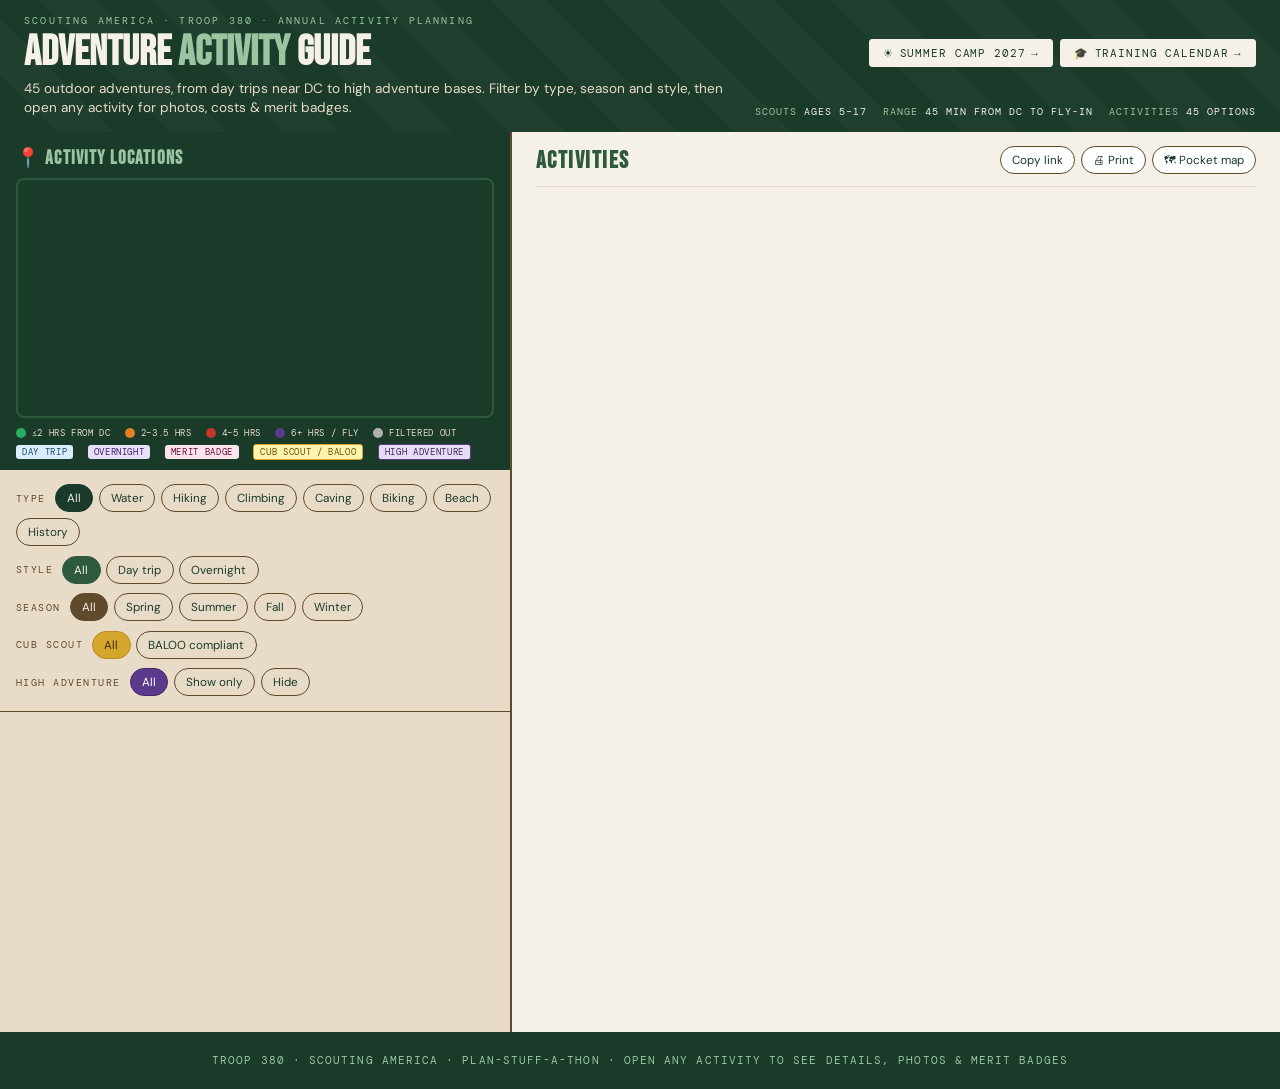
<file: index.html>
<!DOCTYPE html>

<html lang="en">
<head>
<meta charset="UTF-8">
<meta name="viewport" content="width=device-width, initial-scale=1.0">
<title>Troop 380 · Adventure Activity Guide</title>

<!-- ArcGIS JS SDK 5 -->
<link rel="stylesheet" href="https://js.arcgis.com/5.0/esri/themes/light/main.css">

<!-- Google Fonts -->
<link rel="preconnect" href="https://fonts.googleapis.com">
<link rel="preconnect" href="https://fonts.gstatic.com" crossorigin>
<link href="https://fonts.googleapis.com/css2?family=Bebas+Neue&family=DM+Sans:wght@300;400;500&family=DM+Mono:wght@400;500&display=swap" rel="stylesheet">

<!-- App styles -->
<link rel="stylesheet" href="styles.css">

</head>
<body class="app-page">

<a class="tr-skip" href="#results">Skip to activity results</a>

<!-- HEADER -->

<header>
  <div class="hdr">
    <div class="troop-label">Scouting America · Troop 380 · Annual Activity Planning</div>
    <h1>Adventure <em>Activity</em> Guide</h1>
    <p class="hdr-sub">45 outdoor adventures, from day trips near DC to high adventure bases. Filter by type, season and style, then open any activity for photos, costs &amp; merit badges.</p>
    <div class="hdr-meta">
      <div><span>Scouts</span> <b>Ages 5–17</b></div>
      <div><span>Range</span> <b>45 min from DC to fly-in</b></div>
      <div><span>Activities</span> <b>45 options</b></div>
    </div>
    <nav class="hdr-links" aria-label="Other pages">
      <a class="print-btn page-link" href="summer-camp/"><span aria-hidden="true">☀</span> Summer camp 2027 <span aria-hidden="true">&#8594;</span></a>
      <a class="print-btn page-link" href="training/"><span aria-hidden="true">🎓</span> Training calendar <span aria-hidden="true">&#8594;</span></a>
    </nav>
  </div>
</header>

<div class="tr-split">

<!-- LEFT: MAP, LEGEND, FILTERS -->

<aside class="tr-left" aria-label="Map and filters">

  <div id="map-wrap">
    <h2 id="mapTitle"><span aria-hidden="true">📍</span> Activity Locations</h2>
    <div id="mapView" role="group" aria-labelledby="mapTitle" aria-describedby="mapHelp"></div>
    <p class="sr-only" id="mapHelp">Map of the activities. Hovering a marker names the activity and clicking it opens the details. Every activity is also listed in the results, where it can be opened from the keyboard.</p>
    <div class="legend" aria-label="Map and card legend">
      <div class="leg-item"><div class="leg-dot ld-near"></div>≤2 hrs from DC</div>
      <div class="leg-item"><div class="leg-dot ld-mid"></div>2–3.5 hrs</div>
      <div class="leg-item"><div class="leg-dot ld-far"></div>4–5 hrs</div>
      <div class="leg-item"><div class="leg-dot ld-xfar"></div>6+ hrs / fly</div>
      <div class="leg-item"><div class="leg-dot ld-muted"></div>Filtered out</div>
      <div class="leg-item"><span class="leg-pill t-day">Day trip</span></div>
      <div class="leg-item"><span class="leg-pill t-over">Overnight</span></div>
      <div class="leg-item"><span class="leg-pill t-merit">Merit badge</span></div>
      <div class="leg-item"><span class="leg-pill t-baloo">Cub Scout / BALOO</span></div>
      <div class="leg-item"><span class="leg-pill t-ha">High adventure</span></div>
    </div>
  </div>

  <div class="filters" id="filterSheet" aria-labelledby="sheetTitle">
    <div class="tr-sheet-head">
      <h2 class="wk-title" id="sheetTitle">Filters</h2>
      <button type="button" class="fb on" id="filterClose">Done</button>
    </div>
    <div class="filters-inner">
      <div class="fg" role="group" aria-labelledby="lblType">
        <span class="flabel" id="lblType">Type</span>
        <button type="button" class="fb on" data-g="type" data-v="all">All</button>
        <button type="button" class="fb" data-g="type" data-v="water">Water</button>
        <button type="button" class="fb" data-g="type" data-v="hiking">Hiking</button>
        <button type="button" class="fb" data-g="type" data-v="climbing">Climbing</button>
        <button type="button" class="fb" data-g="type" data-v="cave">Caving</button>
        <button type="button" class="fb" data-g="type" data-v="bike">Biking</button>
        <button type="button" class="fb" data-g="type" data-v="beach">Beach</button>
        <button type="button" class="fb" data-g="type" data-v="history">History</button>
      </div>
      <div class="fg" role="group" aria-labelledby="lblTrip">
        <span class="flabel" id="lblTrip">Style</span>
        <button type="button" class="fb on-t" data-g="trip" data-v="all">All</button>
        <button type="button" class="fb" data-g="trip" data-v="day">Day trip</button>
        <button type="button" class="fb" data-g="trip" data-v="overnight">Overnight</button>
      </div>
      <div class="fg" role="group" aria-labelledby="lblSeas">
        <span class="flabel" id="lblSeas">Season</span>
        <button type="button" class="fb on-s" data-g="seas" data-v="all">All</button>
        <button type="button" class="fb" data-g="seas" data-v="Sp">Spring</button>
        <button type="button" class="fb" data-g="seas" data-v="Su">Summer</button>
        <button type="button" class="fb" data-g="seas" data-v="Fa">Fall</button>
        <button type="button" class="fb" data-g="seas" data-v="Wi">Winter</button>
      </div>
      <div class="fg" role="group" aria-labelledby="lblBaloo">
        <span class="flabel" id="lblBaloo">Cub Scout</span>
        <button type="button" class="fb on-b" data-g="baloo" data-v="all">All</button>
        <button type="button" class="fb" data-g="baloo" data-v="yes">BALOO compliant</button>
      </div>
      <div class="fg" role="group" aria-labelledby="lblHA">
        <span class="flabel" id="lblHA">High adventure</span>
        <button type="button" class="fb on-h" data-g="ha" data-v="all">All</button>
        <button type="button" class="fb" data-g="ha" data-v="yes">Show only</button>
        <button type="button" class="fb" data-g="ha" data-v="no">Hide</button>
      </div>
    </div>
  </div>

</aside>

<!-- RIGHT: RESULTS -->

<main class="main tr-right" id="results" tabindex="-1">

  <!-- Print only: the filters in effect and a QR code back to this view -->
  <div class="tr-print-head">
    <p class="tr-print-filters" id="printFilters"></p>
    <div class="tr-print-qr" id="printQr" aria-hidden="true"></div>
  </div>

  <div id="listView">
    <div class="tr-results-head">
      <h2 class="wk-title" id="resultsTitle" tabindex="-1">Activities</h2>
      <div id="countBadge" role="status" aria-live="polite"></div>
      <button type="button" class="fb tr-filter-open" id="filterOpen" aria-controls="filterSheet" aria-expanded="false">Filters</button>
      <div class="tr-tools" role="group" aria-label="Share and print">
        <button type="button" class="fb tr-copy" data-copy-link>Copy link</button>
        <button type="button" class="fb tr-copy" id="printIndexBtn"><span aria-hidden="true">🖨</span> Print</button>
        <button type="button" class="fb tr-copy" data-pocket><span aria-hidden="true">🗺</span> Pocket map <span class="sr-only">(opens in a new tab)</span></button>
      </div>
      <ul class="tr-active" id="activeBar" aria-label="Filters in effect" hidden></ul>
    </div>
    <div class="grid" id="grid"></div>
  </div>

  <!-- One activity, shown in place of the list so the map stays in view -->
  <div id="detailView" hidden>
    <div class="tr-results-head">
      <button type="button" class="fb on" id="detailBack"><span aria-hidden="true">&#8592;</span> Back to all results</button>
      <div class="tr-tools" role="group" aria-label="Share and print">
        <button type="button" class="fb tr-copy" data-copy-link>Copy link</button>
        <button type="button" class="fb tr-copy" id="printActivityBtn"><span aria-hidden="true">🖨</span> Print</button>
      </div>
      <span class="tr-detail-hint">Its location is highlighted on the map</span>
    </div>
    <div id="overlay" class="overlay" role="region" aria-labelledby="olTitle">
    <div class="ol-panel">
        <div class="gallery" id="gallery">
          <button type="button" class="g-nav g-prev" id="gPrev" aria-label="Previous photo"><span aria-hidden="true">&#8249;</span></button>
          <button type="button" class="g-nav g-next" id="gNext" aria-label="Next photo"><span aria-hidden="true">&#8250;</span></button>
          <div class="g-dots" id="gDots"></div>
          <div class="g-cap"  id="gCap"></div>
        </div>
        <div class="ol-body">
          <h2 class="ol-title" id="olTitle" tabindex="-1"></h2>
          <div class="ol-meta"  id="olMeta"></div>
          <p   class="ol-desc"  id="olDesc"></p>
          <div class="detail-grid" id="olGrid"></div>
          <div id="olMerits"></div>

          <!-- Notes section — print-only, used when scouts/chairs annotate sheet -->
          <div class="notes-block">
            <div class="notes-title">📝 Planning Notes</div>
            <div class="notes-grid">
              <div class="notes-field">
                <div class="notes-label">Proposed Date(s)</div>
                <div style="min-height:.4in"></div>
              </div>
              <div class="notes-field">
                <div class="notes-label">Activity Chair</div>
                <div style="min-height:.4in"></div>
              </div>
              <div class="notes-field">
                <div class="notes-label">Estimated # of Scouts</div>
                <div style="min-height:.4in"></div>
              </div>
              <div class="notes-field">
                <div class="notes-label">Estimated # of Adults</div>
                <div style="min-height:.4in"></div>
              </div>
            </div>

            <div class="notes-lines-label">Scout Preferences &amp; Interest Level</div>
            <div class="notes-lines"></div>

            <div class="notes-lines-label" style="margin-top:10pt">Logistics &amp; Transportation Notes</div>
            <div class="notes-lines"></div>

            <div class="notes-lines-label" style="margin-top:10pt">Additional Notes / Action Items</div>
            <div class="notes-lines notes-lines-large"></div>
          </div>
        </div>
      </div>
    </div>
  </div>

</main>

</div>

<footer>Troop 380 · Scouting America · Plan-Stuff-A-Thon · Open any activity to see details, photos &amp; merit badges</footer>

<!-- Hover card for map markers -->

<div class="tr-tip" id="hoverTip" aria-hidden="true" hidden></div>

<!-- Backdrop behind the filter sheet on phones -->

<div class="tr-sheet-backdrop" id="sheetBackdrop"></div>

<script type="module" src="app.js"></script>

</body>
</html>
</file>
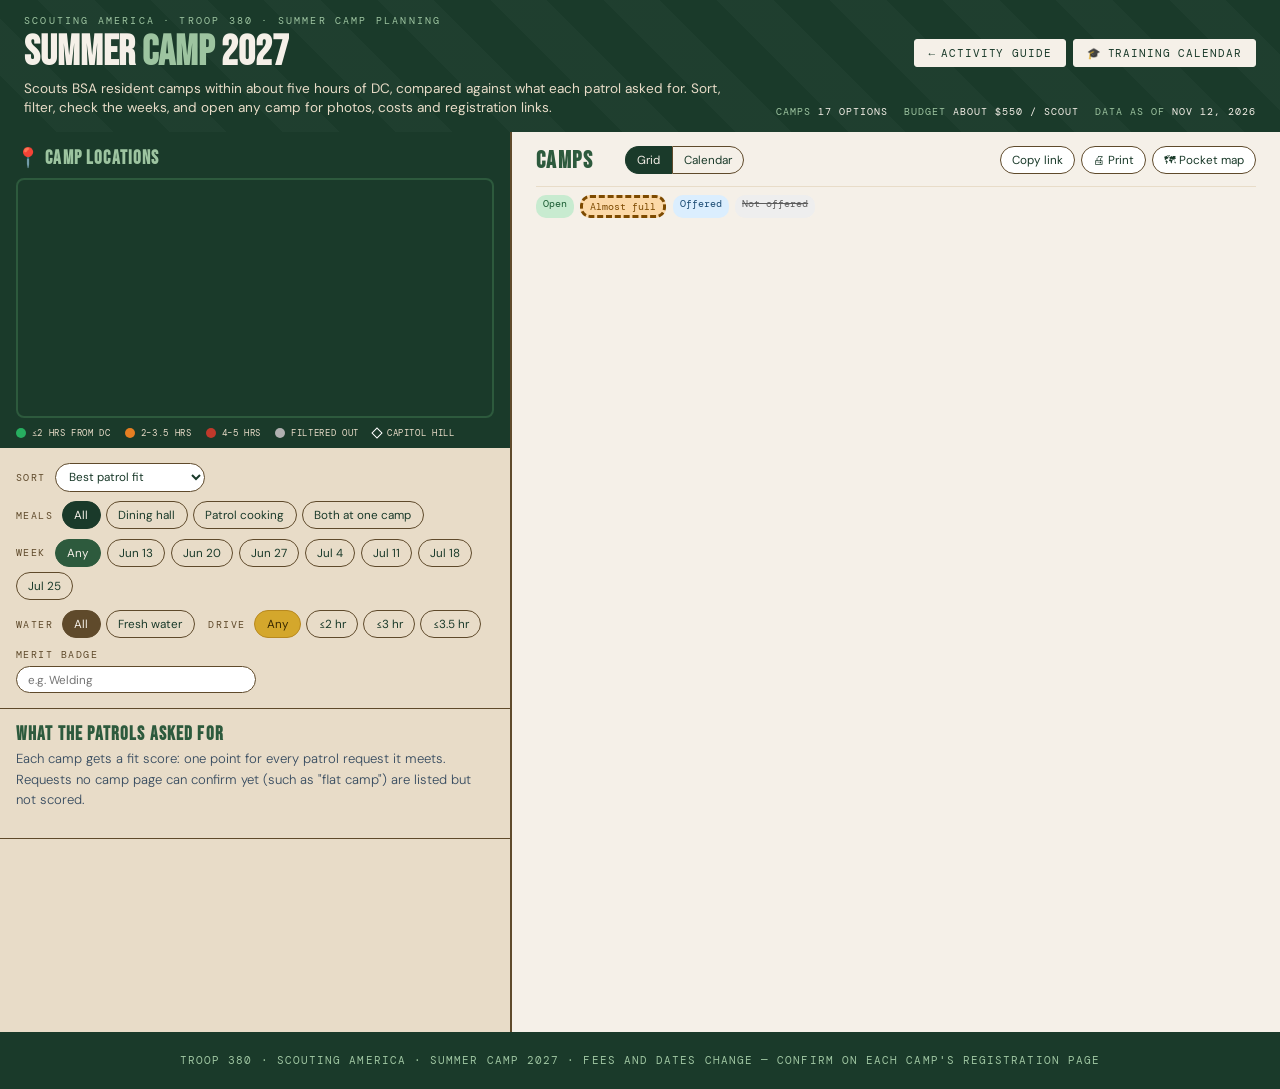
<file: summer-camp/index.html>
<!DOCTYPE html>

<html lang="en">
<head>
<meta charset="UTF-8">
<meta name="viewport" content="width=device-width, initial-scale=1.0">
<link rel="canonical" href="https://ajturner.github.io/plan-stuff-a-thon/summer-camp/">
<title>Troop 380 · Summer Camp 2027</title>

<!-- ArcGIS JS SDK 5 -->
<link rel="stylesheet" href="https://js.arcgis.com/5.0/esri/themes/light/main.css">

<!-- Google Fonts -->
<link rel="preconnect" href="https://fonts.googleapis.com">
<link rel="preconnect" href="https://fonts.gstatic.com" crossorigin>
<link href="https://fonts.googleapis.com/css2?family=Bebas+Neue&family=DM+Sans:wght@300;400;500&family=DM+Mono:wght@400;500&display=swap" rel="stylesheet">

<!-- App styles (shared with the activity guide) -->
<link rel="stylesheet" href="../styles.css">

</head>
<body class="camps-page app-page">

<a class="tr-skip" href="#results">Skip to camp results</a>

<!-- HEADER -->

<header>
  <div class="hdr">
    <div class="troop-label">Scouting America · Troop 380 · Summer Camp Planning</div>
    <h1>Summer <em>Camp</em> 2027</h1>
    <p class="hdr-sub">Scouts BSA resident camps within about five hours of DC, compared against what each patrol asked for. Sort, filter, check the weeks, and open any camp for photos, costs and registration links.</p>
    <div class="hdr-meta">
      <div><span>Camps</span> <b id="hdrCount">17 options</b></div>
      <div><span>Budget</span> <b>About $550 / Scout</b></div>
      <div><span>Data as of</span> <b>Nov 12, 2026</b></div>
    </div>
    <nav class="hdr-links" aria-label="Other pages">
      <a class="print-btn page-link" href="../"><span aria-hidden="true">&#8592;</span> Activity guide</a>
      <a class="print-btn page-link" href="../training/"><span aria-hidden="true">🎓</span> Training calendar</a>
    </nav>
  </div>
</header>

<div class="tr-split">

<!-- LEFT: MAP, FILTERS, PATROL REQUESTS -->

<aside class="tr-left" aria-label="Map, filters and patrol requests">

  <div id="map-wrap">
    <h2 id="mapTitle"><span aria-hidden="true">📍</span> Camp Locations</h2>
    <div id="mapView" role="group" aria-labelledby="mapTitle" aria-describedby="mapHelp"></div>
    <p class="sr-only" id="mapHelp">Map of the camps. Hovering a marker names the camp and clicking it opens the camp's details. Every camp is also listed in the results, where it can be opened from the keyboard.</p>
    <div class="legend" aria-label="Map legend">
      <div class="leg-item"><div class="leg-dot ld-near"></div>≤2 hrs from DC</div>
      <div class="leg-item"><div class="leg-dot ld-mid"></div>2–3.5 hrs</div>
      <div class="leg-item"><div class="leg-dot ld-far"></div>4–5 hrs</div>
      <div class="leg-item"><div class="leg-dot ld-muted"></div>Filtered out</div>
      <div class="leg-item"><div class="leg-dot tr-dot-home"></div>Capitol Hill</div>
    </div>
  </div>

  <div class="filters" id="filterSheet" aria-labelledby="sheetTitle">
    <div class="tr-sheet-head">
      <h2 class="wk-title" id="sheetTitle">Sort and filter</h2>
      <button type="button" class="fb on" id="filterClose">Done</button>
    </div>
    <div class="filters-inner">
      <div class="fg">
        <label class="flabel" for="sortSel">Sort</label>
        <select id="sortSel" class="sort-sel">
          <option value="fit">Best patrol fit</option>
          <option value="drive">Shortest drive</option>
          <option value="cost">Lowest youth cost</option>
          <option value="weeks">Most weeks offered</option>
          <option value="merits">Most merit badges</option>
          <option value="name">Name A–Z</option>
        </select>
      </div>
      <div class="fg" role="group" aria-labelledby="lblMeals">
        <span class="flabel" id="lblMeals">Meals</span>
        <button type="button" class="fb on" data-g="meals" data-v="all">All</button>
        <button type="button" class="fb" data-g="meals" data-v="dh">Dining hall</button>
        <button type="button" class="fb" data-g="meals" data-v="pc">Patrol cooking</button>
        <button type="button" class="fb" data-g="meals" data-v="both">Both at one camp</button>
      </div>
      <div class="fg" role="group" aria-labelledby="lblWeek">
        <span class="flabel" id="lblWeek">Week</span>
        <button type="button" class="fb on-t" data-g="week" data-v="all">Any</button>
        <button type="button" class="fb" data-g="week" data-v="06-13">Jun 13</button>
        <button type="button" class="fb" data-g="week" data-v="06-20">Jun 20</button>
        <button type="button" class="fb" data-g="week" data-v="06-27">Jun 27</button>
        <button type="button" class="fb" data-g="week" data-v="07-04">Jul 4</button>
        <button type="button" class="fb" data-g="week" data-v="07-11">Jul 11</button>
        <button type="button" class="fb" data-g="week" data-v="07-18">Jul 18</button>
        <button type="button" class="fb" data-g="week" data-v="07-25">Jul 25</button>
      </div>
      <div class="fg" role="group" aria-labelledby="lblWater">
        <span class="flabel" id="lblWater">Water</span>
        <button type="button" class="fb on-s" data-g="water" data-v="all">All</button>
        <button type="button" class="fb" data-g="water" data-v="fresh">Fresh water</button>
      </div>
      <div class="fg" role="group" aria-labelledby="lblDrive">
        <span class="flabel" id="lblDrive">Drive</span>
        <button type="button" class="fb on-b" data-g="drive" data-v="all">Any</button>
        <button type="button" class="fb" data-g="drive" data-v="120">≤2 hr</button>
        <button type="button" class="fb" data-g="drive" data-v="180">≤3 hr</button>
        <button type="button" class="fb" data-g="drive" data-v="210">≤3.5 hr</button>
      </div>
      <div class="fg">
        <label class="flabel" for="mbSearch">Merit badge</label>
        <input id="mbSearch" class="mb-search" list="mbList" type="search" placeholder="e.g. Welding" autocomplete="off">
        <datalist id="mbList"></datalist>
      </div>
    </div>
  </div>

  <section class="pref-wrap" aria-labelledby="prefTitle">
    <div class="pref-inner">
      <h2 id="prefTitle">What the patrols asked for</h2>
      <p class="pref-sub">Each camp gets a fit score: one point for every patrol request it meets. Requests no camp page can confirm yet (such as "flat camp") are listed but not scored.</p>
      <div class="pref-grid" id="prefGrid"></div>
    </div>
  </section>

</aside>

<!-- RIGHT: RESULTS -->

<main class="main tr-right" id="results" tabindex="-1">

  <!-- Print only: the filters in effect and a QR code back to this view -->
  <div class="tr-print-head">
    <p class="tr-print-filters" id="printFilters"></p>
    <div class="tr-print-qr" id="printQr" aria-hidden="true"></div>
  </div>

  <div id="listView">
    <div class="tr-results-head">
      <h2 class="wk-title" id="resultsTitle" tabindex="-1">Camps</h2>
      <div id="countBadge" role="status" aria-live="polite"></div>
      <div class="tr-view" role="group" aria-label="View camps as">
        <button type="button" class="fb on" data-view="grid" aria-pressed="true">Grid</button>
        <button type="button" class="fb" data-view="calendar" aria-pressed="false">Calendar</button>
      </div>
      <button type="button" class="fb tr-filter-open" id="filterOpen" aria-controls="filterSheet" aria-expanded="false">Filters</button>
      <div class="tr-tools" role="group" aria-label="Share and print">
        <button type="button" class="fb tr-copy" data-copy-link>Copy link</button>
        <button type="button" class="fb tr-copy" data-print><span aria-hidden="true">🖨</span> Print</button>
        <button type="button" class="fb tr-copy" data-pocket><span aria-hidden="true">🗺</span> Pocket map <span class="sr-only">(opens in a new tab)</span></button>
      </div>
      <ul class="tr-active" id="activeBar" aria-label="Filters in effect" hidden></ul>
    </div>

    <div id="gridView">
      <div class="wk-key" aria-label="Week status key">
        <span class="wk-pill wk-open">Open</span>
        <span class="wk-pill wk-almost">Almost full</span>
        <span class="wk-pill wk-listed">Offered</span>
        <span class="wk-pill wk-none">Not offered</span>
      </div>

      <div class="grid" id="grid"></div>
    </div>

    <section class="wk-section" id="calView" aria-labelledby="wkTitle" hidden>
      <h2 id="wkTitle" class="wk-title">Week by week</h2>
      <p class="wk-sub">The same camps as the grid, in the same order, with each week's status. Choose a camp name for its details.</p>
      <div class="wk-scroll" tabindex="0" role="region" aria-labelledby="wkTitle"><table class="wk-table" id="wkTable"></table></div>
    </section>
  </div>

  <!-- One camp, shown in place of the list so the map stays in view -->
  <div id="detailView" hidden>
    <div class="tr-results-head">
      <button type="button" class="fb on" id="detailBack"><span aria-hidden="true">&#8592;</span> Back to all results</button>
      <div class="tr-tools" role="group" aria-label="Share and print">
        <button type="button" class="fb tr-copy" data-copy-link>Copy link</button>
        <button type="button" class="fb tr-copy" data-print><span aria-hidden="true">🖨</span> Print</button>
      </div>
      <span class="tr-detail-hint">Its location is highlighted on the map</span>
    </div>
    <div id="overlay" class="overlay" role="region" aria-labelledby="olTitle">
    <div class="ol-panel">
        <div class="gallery" id="gallery">
          <button type="button" class="g-nav g-prev" id="gPrev" aria-label="Previous photo"><span aria-hidden="true">&#8249;</span></button>
          <button type="button" class="g-nav g-next" id="gNext" aria-label="Next photo"><span aria-hidden="true">&#8250;</span></button>
          <div class="g-dots" id="gDots"></div>
          <div class="g-cap"  id="gCap"></div>
        </div>
        <div class="ol-body">
          <h2 class="ol-title" id="olTitle" tabindex="-1"></h2>
          <div class="ol-meta"  id="olMeta"></div>
          <p   class="ol-desc"  id="olDesc"></p>
          <div class="ol-weeks" id="olWeeks"></div>
          <div class="detail-grid" id="olGrid"></div>
          <div id="olMerits"></div>
          <div id="olFit"></div>
        </div>
      </div>
    </div>
  </div>

</main>

</div>

<footer>Troop 380 · Scouting America · Summer Camp 2027 · Fees and dates change — confirm on each camp's registration page</footer>

<!-- Hover card for map markers and week cells -->

<div class="tr-tip" id="hoverTip" aria-hidden="true" hidden></div>

<!-- Backdrop behind the filter sheet on phones -->

<div class="tr-sheet-backdrop" id="sheetBackdrop"></div>

<script type="module" src="../camps.js"></script>

</body>
</html>
</file>
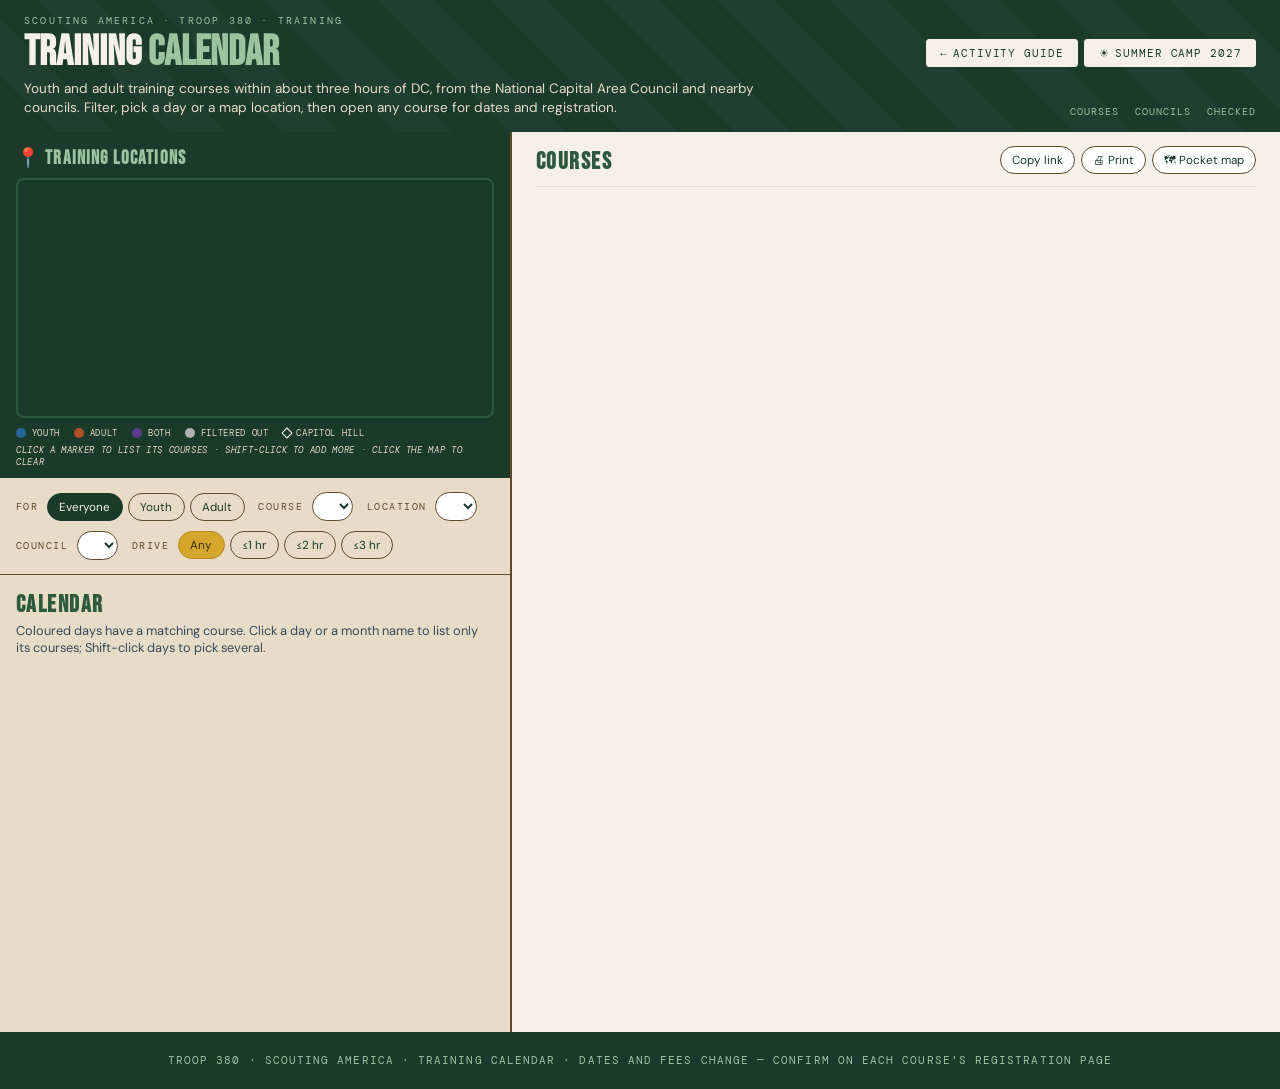
<file: training/index.html>
<!DOCTYPE html>

<html lang="en">
<head>
<meta charset="UTF-8">
<meta name="viewport" content="width=device-width, initial-scale=1.0">
<link rel="canonical" href="https://ajturner.github.io/plan-stuff-a-thon/training/">
<title>Troop 380 · Training Calendar</title>

<!-- ArcGIS JS SDK 5 -->
<link rel="stylesheet" href="https://js.arcgis.com/5.0/esri/themes/light/main.css">

<!-- Google Fonts -->
<link rel="preconnect" href="https://fonts.googleapis.com">
<link rel="preconnect" href="https://fonts.gstatic.com" crossorigin>
<link href="https://fonts.googleapis.com/css2?family=Bebas+Neue&family=DM+Sans:wght@300;400;500&family=DM+Mono:wght@400;500&display=swap" rel="stylesheet">

<!-- App styles (shared with the activity guide) -->
<link rel="stylesheet" href="../styles.css">

</head>
<body class="camps-page training-page app-page">

<a class="tr-skip" href="#results">Skip to course results</a>

<!-- HEADER -->

<header>
  <div class="hdr">
    <div class="troop-label">Scouting America · Troop 380 · Training</div>
    <h1>Training <em>Calendar</em></h1>
    <p class="hdr-sub">Youth and adult training courses within about three hours of DC, from the National Capital Area Council and nearby councils. Filter, pick a day or a map location, then open any course for dates and registration.</p>
    <div class="hdr-meta">
      <div><span>Courses</span> <b id="hdrCount"></b></div>
      <div><span>Councils</span> <b id="hdrCouncils"></b></div>
      <div><span>Checked</span> <b id="hdrAsOf"></b></div>
    </div>
    <nav class="hdr-links" aria-label="Other pages">
      <a class="print-btn page-link" href="../"><span aria-hidden="true">&#8592;</span> Activity guide</a>
      <a class="print-btn page-link" href="../summer-camp/"><span aria-hidden="true">☀</span> Summer camp 2027</a>
    </nav>
  </div>
</header>

<div class="tr-split">

<!-- LEFT: MAP, FILTERS, CALENDAR -->

<aside class="tr-left" aria-label="Map, filters and calendar">

  <div id="map-wrap">
    <h2 id="mapTitle"><span aria-hidden="true">📍</span> Training Locations</h2>
    <div id="mapView" role="group" aria-labelledby="mapTitle" aria-describedby="mapHelp"></div>
    <p class="sr-only" id="mapHelp">Map of training locations. Clicking a marker lists that location's courses, Shift-clicking adds another location, and clicking empty map clears them. The Location filter picks a location from the keyboard.</p>
    <div class="legend" aria-label="Map legend">
      <div class="leg-item"><div class="leg-dot tr-dot-youth"></div>Youth</div>
      <div class="leg-item"><div class="leg-dot tr-dot-adult"></div>Adult</div>
      <div class="leg-item"><div class="leg-dot tr-dot-both"></div>Both</div>
      <div class="leg-item"><div class="leg-dot ld-muted"></div>Filtered out</div>
      <div class="leg-item"><div class="leg-dot tr-dot-home"></div>Capitol Hill</div>
      <div class="leg-item">Click a marker to list its courses · Shift-click to add more · click the map to clear</div>
    </div>
  </div>

  <div class="filters" id="filterSheet" aria-labelledby="sheetTitle">
    <div class="tr-sheet-head">
      <h2 class="wk-title" id="sheetTitle">Filters</h2>
      <button type="button" class="fb on" id="filterClose">Done</button>
    </div>
    <div class="filters-inner">
      <div class="fg" role="group" aria-labelledby="lblFor">
        <span class="flabel" id="lblFor">For</span>
        <button type="button" class="fb on" data-g="aud" data-v="all">Everyone</button>
        <button type="button" class="fb" data-g="aud" data-v="youth">Youth</button>
        <button type="button" class="fb" data-g="aud" data-v="adult">Adult</button>
      </div>
      <div class="fg">
        <label class="flabel" for="courseSel">Course</label>
        <select id="courseSel" class="sort-sel"></select>
      </div>
      <div class="fg">
        <label class="flabel" for="locSel">Location</label>
        <select id="locSel" class="sort-sel"></select>
      </div>
      <div class="fg" id="councilGroup">
        <label class="flabel" for="councilSel">Council</label>
        <select id="councilSel" class="sort-sel"></select>
      </div>
      <div class="fg" role="group" aria-labelledby="lblDrive">
        <span class="flabel" id="lblDrive">Drive</span>
        <button type="button" class="fb on-b" data-g="drive" data-v="all">Any</button>
        <button type="button" class="fb" data-g="drive" data-v="60">≤1 hr</button>
        <button type="button" class="fb" data-g="drive" data-v="120">≤2 hr</button>
        <button type="button" class="fb" data-g="drive" data-v="180">≤3 hr</button>
      </div>
    </div>
  </div>

  <section class="tr-cal-section" aria-labelledby="calTitle">
    <h2 id="calTitle" class="wk-title">Calendar</h2>
    <p class="wk-sub">Coloured days have a matching course. Click a day or a month name to list only its courses; Shift-click days to pick several.</p>
    <div class="tr-cal" id="cal"></div>
  </section>

</aside>

<!-- RIGHT: RESULTS -->

<main class="main tr-right" id="results" tabindex="-1">

  <!-- Print only: the filters in effect and a QR code back to this view -->
  <div class="tr-print-head">
    <p class="tr-print-filters" id="printFilters"></p>
    <div class="tr-print-qr" id="printQr" aria-hidden="true"></div>
  </div>

  <div id="listView">
    <div class="tr-results-head">
      <h2 class="wk-title" id="resultsTitle" tabindex="-1">Courses</h2>
      <div id="countBadge" role="status" aria-live="polite"></div>
      <button type="button" class="fb tr-filter-open" id="filterOpen" aria-controls="filterSheet" aria-expanded="false">Filters</button>
      <div class="tr-tools" role="group" aria-label="Share and print">
        <button type="button" class="fb tr-copy" data-copy-link>Copy link</button>
        <button type="button" class="fb tr-copy" data-print><span aria-hidden="true">🖨</span> Print</button>
        <button type="button" class="fb tr-copy" data-pocket><span aria-hidden="true">🗺</span> Pocket map <span class="sr-only">(opens in a new tab)</span></button>
      </div>
      <ul class="tr-active" id="activeBar" aria-label="Filters in effect" hidden></ul>
    </div>

    <div class="grid" id="grid"></div>
  </div>

  <!-- One course, shown in place of the list so the map and calendar stay in view -->
  <div id="detailView" hidden>
    <div class="tr-results-head">
      <button type="button" class="fb on" id="detailBack">&#8592; Back to all results</button>
      <div class="tr-tools" role="group" aria-label="Share and print">
        <button type="button" class="fb tr-copy" data-copy-link>Copy link</button>
        <button type="button" class="fb tr-copy" data-print><span aria-hidden="true">🖨</span> Print</button>
      </div>
      <span class="tr-detail-hint">Its location and dates are highlighted on the map and calendar</span>
    </div>
    <article class="tr-detail" aria-label="Course details">
      <h2 class="ol-title" id="olTitle" tabindex="-1"></h2>
      <div class="ol-meta"  id="olMeta"></div>
      <div class="tr-what-wrap" id="olDesc"></div>
      <div class="detail-grid" id="olGrid"></div>
      <div id="olNotes"></div>
    </article>
  </div>
</main>

</div>

<footer>Troop 380 · Scouting America · Training Calendar · Dates and fees change — confirm on each course's registration page</footer>

<!-- Hover card for calendar days -->

<div class="tr-tip" id="calTip" aria-hidden="true" hidden></div>

<!-- Backdrop behind the filter sheet on phones -->

<div class="tr-sheet-backdrop" id="sheetBackdrop"></div>

<script type="module" src="../training.js"></script>

</body>
</html>
</file>
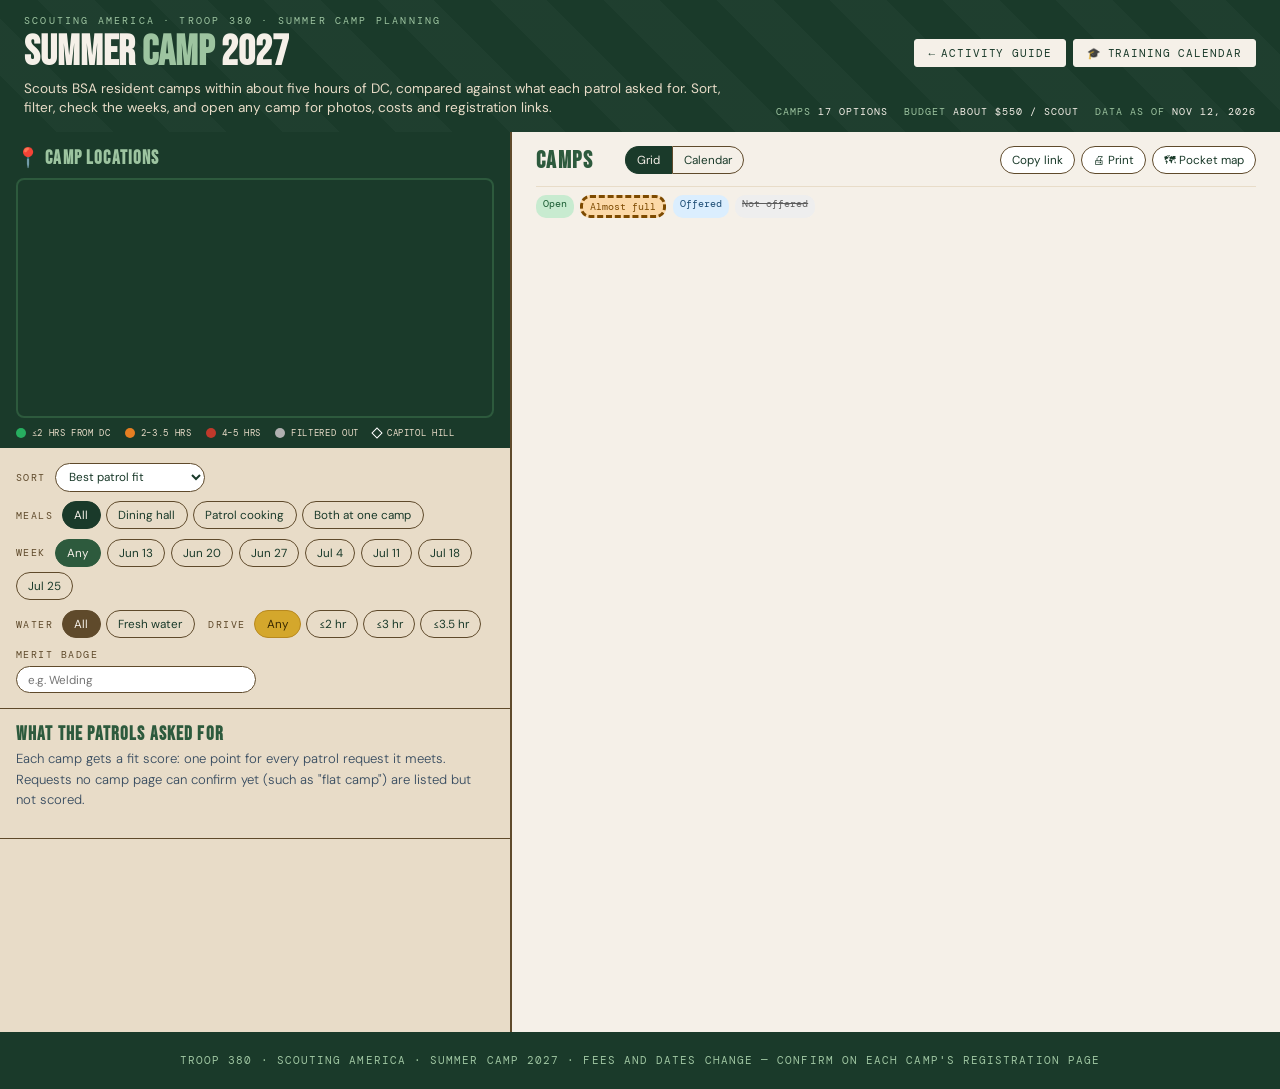
<file: camps.html>
<!DOCTYPE html>
<html lang="en">
<head>
<meta charset="UTF-8">
<meta name="viewport" content="width=device-width, initial-scale=1.0">
<title>Troop 380 · Summer Camp 2027 (moved)</title>
<!-- The summer camp page moved to summer-camp/. This file keeps old links working. -->
<link rel="canonical" href="https://ajturner.github.io/plan-stuff-a-thon/summer-camp/">
<meta http-equiv="refresh" content="0; url=summer-camp/">
<script src="redirect-camps.js"></script>
</head>
<body>
<p>The summer camp page has moved to <a href="summer-camp/">summer-camp/</a>.</p>
</body>
</html>
</file>
<file: styles.css>
/* ── TOKENS ── */
:root {
  --forest: #1a3a2a; --pine: #2d5a3d; --moss: #6b9c78; --fern: #9dc4a0;
  --cream: #f5f0e8; --sand: #e8dcc8; --bark: #8b6f47; --slate: #34495e;
  --c-near: #27ae60; --c-mid: #e67e22; --c-far: #c0392b; --c-xfar: #5b3a8c;
}
* { box-sizing: border-box; margin: 0; padding: 0; }
html, body { height: 100%; }
body { font-family: 'DM Sans', sans-serif; background: var(--cream); color: var(--forest); }

/* ── HEADER ── */
header {
  background: var(--forest); color: var(--cream);
  padding: 2.75rem 2rem 2rem; position: relative; overflow: hidden;
}
header::before {
  content: ''; position: absolute; inset: 0;
  background: repeating-linear-gradient(45deg, transparent, transparent 40px,
    rgba(255,255,255,.025) 40px, rgba(255,255,255,.025) 80px);
  pointer-events: none;
}
.hdr { max-width: 1100px; margin: 0 auto; position: relative; }
.troop-label {
  font-family: 'DM Mono', monospace; font-size: .7rem;
  letter-spacing: .22em; text-transform: uppercase; color: var(--fern); margin-bottom: .4rem;
}
h1 {
  font-family: 'Bebas Neue', sans-serif;
  font-size: clamp(2.8rem, 7vw, 5.5rem); line-height: .9;
  color: var(--cream); margin-bottom: .9rem;
}
h1 em { color: var(--fern); font-style: normal; }
.hdr-sub { font-size: .95rem; color: var(--sand); max-width: 520px; line-height: 1.6; font-weight: 300; }
.hdr-meta {
  margin-top: 1.25rem; display: flex; flex-wrap: wrap; gap: 1.25rem;
  font-family: 'DM Mono', monospace; font-size: .68rem; letter-spacing: .1em; text-transform: uppercase;
}
.hdr-meta span { color: var(--fern); }
.hdr-meta b { color: var(--cream); font-weight: 400; }

/* ── LEGEND ── */
.legend {
  background: var(--pine); padding: .65rem 2rem;
  display: flex; flex-wrap: wrap; gap: 1.25rem; justify-content: center;
}
.leg-item {
  display: flex; align-items: center; gap: .35rem;
  font-family: 'DM Mono', monospace; font-size: .66rem;
  color: var(--sand); letter-spacing: .07em; text-transform: uppercase;
}
.leg-dot { width: 10px; height: 10px; border-radius: 50%; flex-shrink: 0; }
.leg-pill {
  padding: 2px 8px; border-radius: 3px;
  font-family: 'DM Mono', monospace; font-size: .62rem;
}

/* ── MAP ── */
#map-wrap { background: var(--forest); padding: 1.25rem 2rem 1.5rem; }
#map-wrap h2 {
  font-family: 'Bebas Neue', sans-serif; font-size: 1.5rem;
  color: var(--fern); letter-spacing: .06em;
  max-width: 1100px; margin: 0 auto .75rem;
}
#mapView {
  height: 400px; max-width: 1100px; margin: 0 auto;
  border-radius: 8px; border: 2px solid var(--pine);
  overflow: hidden;
}

/* ── FILTERS ── */
.filters {
  background: var(--sand); padding: 1rem 2rem;
  border-bottom: 2px solid var(--bark);
  position: sticky; top: 0; z-index: 100;
}
.filters-inner {
  max-width: 1100px; margin: 0 auto;
  display: flex; flex-wrap: wrap; gap: .85rem; align-items: center;
}
.fg { display: flex; flex-wrap: wrap; gap: .35rem; align-items: center; }
.flabel {
  font-family: 'DM Mono', monospace; font-size: .62rem;
  letter-spacing: .15em; text-transform: uppercase;
  color: var(--bark); margin-right: .2rem; white-space: nowrap;
}
.fb {
  padding: .28rem .7rem; border: 1.5px solid var(--bark); border-radius: 20px;
  background: transparent; color: var(--forest);
  font-family: 'DM Sans', sans-serif; font-size: .73rem;
  cursor: pointer; transition: all .14s; white-space: nowrap;
}
.fb:hover { background: var(--forest); color: var(--cream); border-color: var(--forest); }
.fb.on { background: var(--forest); color: var(--cream); border-color: var(--forest); }
.fb.on-t { background: var(--pine); color: var(--cream); border-color: var(--pine); }
.fb.on-s { background: var(--bark); color: var(--cream); border-color: var(--bark); }
.fb.on-b { background: #d4a72c; color: #3a2a00; border-color: #b8891f; }
.fb.on-h { background: #5b3a8c; color: #fff; border-color: #43296a; }
#countBadge {
  margin-left: auto; font-family: 'DM Mono', monospace;
  font-size: .68rem; color: var(--bark); letter-spacing: .07em; white-space: nowrap;
}

/* ── GRID ── */
.main { max-width: 1100px; margin: 0 auto; padding: 1.75rem 2rem 3rem; }
.grid { display: grid; grid-template-columns: repeat(auto-fill, minmax(295px, 1fr)); gap: 1.1rem; }

/* ── CARD ── */
.card {
  background: #fff; border-radius: 8px; border: 1.5px solid var(--sand);
  overflow: hidden; display: flex; flex-direction: column;
  cursor: pointer; transition: transform .14s, box-shadow .14s;
}
.card:hover { transform: translateY(-3px); box-shadow: 0 8px 22px rgba(26,58,42,.13); }
.card:focus-visible { outline: 2px solid var(--pine); outline-offset: 2px; }
.c-stripe { height: 5px; }
.s-near { background: var(--c-near); }
.s-mid  { background: var(--c-mid);  }
.s-far  { background: var(--c-far);  }
.s-xfar { background: var(--c-xfar); }
.c-body { padding: .95rem 1.05rem .8rem; flex: 1; display: flex; flex-direction: column; gap: .5rem; }
.c-top  { display: flex; justify-content: space-between; align-items: flex-start; gap: .45rem; }
.c-title {
  font-family: 'Bebas Neue', sans-serif; font-size: 1.1rem;
  letter-spacing: .04em; color: var(--forest); line-height: 1.1; flex: 1;
}
.dbadge {
  font-family: 'DM Mono', monospace; font-size: .63rem;
  padding: 2px 7px; border-radius: 3px; white-space: nowrap; flex-shrink: 0; font-weight: 500;
}
.d-near { background: #d5f5e0; color: #1a6b37; }
.d-mid  { background: #fde8cc; color: #7d4b0a; }
.d-far  { background: #fad7d5; color: #7b1c19; }
.d-xfar { background: #e6dcf5; color: #3d2463; }

/* Season dots */
.seas { display: flex; gap: 3px; }
.sd {
  width: 22px; height: 16px; border-radius: 3px;
  font-size: .58rem; font-family: 'DM Mono', monospace;
  display: flex; align-items: center; justify-content: center;
  font-weight: 500; opacity: .2;
}
.sd.on { opacity: 1; }
.sd-sp { background: #c8ebd0; color: #1a5c32; }
.sd-su { background: #fce4b0; color: #7d4a00; }
.sd-fa { background: #f5c8a8; color: #7d3010; }
.sd-wi { background: #c8dcf0; color: #1a3a5c; }

/* Tag badges */
.tags { display: flex; flex-wrap: wrap; gap: 3px; }
.tag {
  font-size: .62rem; padding: 2px 7px; border-radius: 3px;
  font-family: 'DM Mono', monospace; letter-spacing: .03em; font-weight: 500;
}
.t-day   { background: #dbeefe; color: #1a4a72; }
.t-over  { background: #e8dff8; color: #3d2070; }
.t-bike  { background: #fff0cc; color: #7d5200; }
.t-beach { background: #ccf0ea; color: #0a5a4a; }
.t-merit { background: #fce4ee; color: #72103a; }
.t-bsa   { background: #ffe0cc; color: #7d3000; }
.t-baloo { background: #fff3b0; color: #6a4f00; border: 1px solid #d4a72c; }
.t-ha    { background: #e6dcf5; color: #3d2463; border: 1px solid #5b3a8c; }
.t-def   { background: #eee;    color: #555;    }

.c-desc { font-size: .8rem; color: var(--slate); line-height: 1.55; font-weight: 300; flex: 1; }
.c-cost { display: flex; align-items: center; gap: .35rem; }
.cost-lbl { font-family: 'DM Mono', monospace; font-size: .58rem; text-transform: uppercase; letter-spacing: .1em; color: var(--bark); }
.cost-val { font-family: 'DM Mono', monospace; font-size: .73rem; font-weight: 500; color: var(--forest); }
.c-foot { padding: .55rem 1.05rem .7rem; border-top: 1px solid var(--sand); }
.detail-btn {
  font-size: .7rem; font-family: 'DM Mono', monospace; color: var(--pine);
  background: none; border: 1px solid var(--pine); border-radius: 3px;
  padding: 3px 9px; cursor: pointer; letter-spacing: .04em; text-transform: uppercase;
  transition: all .14s;
}
.detail-btn:hover { background: var(--pine); color: var(--cream); }

.empty {
  grid-column: 1 / -1; text-align: center; padding: 3.5rem 2rem; color: var(--bark);
  font-size: .9rem;
}

/* ── OVERLAY ── */
.overlay {
  display: none; position: fixed; inset: 0; z-index: 500;
  background: rgba(10,20,15,.8); backdrop-filter: blur(3px);
  overflow-y: auto; padding: 1.5rem 1rem;
  align-items: flex-start; justify-content: center;
}
.overlay.open { display: flex; }
.ol-panel {
  background: var(--cream); border-radius: 10px;
  max-width: 760px; width: 100%; position: relative;
  overflow: hidden; box-shadow: 0 18px 55px rgba(0,0,0,.45);
  margin: auto;
}
.ol-close {
  position: absolute; top: .85rem; right: .85rem; z-index: 10;
  background: rgba(0,0,0,.48); color: #fff; border: none;
  border-radius: 50%; width: 32px; height: 32px; font-size: 1rem;
  cursor: pointer; display: flex; align-items: center; justify-content: center;
  transition: background .14s; line-height: 1;
}
.ol-close:hover { background: var(--c-far); }

/* Gallery */
.gallery {
  position: relative; height: 270px; background: var(--forest);
  overflow: hidden; flex-shrink: 0;
}
.g-img {
  position: absolute; inset: 0; width: 100%; height: 100%;
  object-fit: cover; opacity: 0; transition: opacity .3s;
}
.g-img.on { opacity: 1; }
.g-nav {
  position: absolute; top: 50%; transform: translateY(-50%);
  background: rgba(0,0,0,.42); color: #fff; border: none;
  border-radius: 50%; width: 34px; height: 34px; font-size: 1.2rem;
  cursor: pointer; z-index: 3; display: flex; align-items: center;
  justify-content: center; transition: background .14s; line-height: 1; padding: 0;
}
.g-nav:hover { background: rgba(0,0,0,.72); }
.g-prev { left: .65rem; } .g-next { right: .65rem; }
.g-dots {
  position: absolute; bottom: 2.6rem; left: 50%;
  transform: translateX(-50%); display: flex; gap: .35rem; z-index: 3;
}
.g-dot {
  width: 7px; height: 7px; border-radius: 50%; border: none; padding: 0;
  background: rgba(255,255,255,.38); cursor: pointer; transition: background .14s;
}
.g-dot.on { background: #fff; }
.g-cap {
  position: absolute; bottom: 0; left: 0; right: 0; z-index: 3;
  padding: .4rem .7rem; min-height: 1.8rem;
  background: linear-gradient(transparent, rgba(0,0,0,.52));
  font-size: .62rem; font-family: 'DM Mono', monospace;
  color: rgba(255,255,255,.82); letter-spacing: .04em; text-transform: uppercase;
}
.g-loader {
  position: absolute; inset: 0; z-index: 2;
  display: flex; flex-direction: column;
  align-items: center; justify-content: center; gap: .65rem;
  color: rgba(255,255,255,.55); font-family: 'DM Mono', monospace;
  font-size: .72rem; letter-spacing: .07em;
}
.spinner {
  width: 28px; height: 28px; border-radius: 50%;
  border: 3px solid rgba(255,255,255,.18);
  border-top-color: rgba(255,255,255,.72);
  animation: spin .75s linear infinite;
}
@keyframes spin { to { transform: rotate(360deg); } }
.g-empty {
  position: absolute; inset: 0; z-index: 2;
  display: flex; align-items: center; justify-content: center;
  color: rgba(255,255,255,.38); font-family: 'DM Mono', monospace;
  font-size: .78rem; text-align: center; padding: 1rem;
}

/* Overlay body */
.ol-body { padding: 1.35rem 1.5rem 1.5rem; }
.ol-title {
  font-family: 'Bebas Neue', sans-serif; font-size: 1.7rem;
  letter-spacing: .05em; color: var(--forest); margin-bottom: .55rem; line-height: 1;
}
.ol-meta { display: flex; flex-wrap: wrap; gap: .38rem; margin-bottom: .8rem; }
.ol-desc { font-size: .88rem; color: var(--slate); line-height: 1.65; margin-bottom: 1.15rem; font-weight: 300; }
.detail-grid { display: grid; grid-template-columns: 1fr 1fr; gap: .9rem; margin-bottom: .9rem; }
.dbox { background: #fff; border: 1px solid var(--sand); border-radius: 6px; padding: .8rem; }
.dbox-title {
  font-family: 'DM Mono', monospace; font-size: .62rem;
  text-transform: uppercase; letter-spacing: .12em;
  color: var(--bark); margin-bottom: .5rem;
}
.cost-big { font-family: 'Bebas Neue', sans-serif; font-size: 1.35rem; color: var(--pine); letter-spacing: .05em; }
.cost-note { font-size: .76rem; color: var(--slate); margin-top: .2rem; font-weight: 300; line-height: 1.5; }
.site-link {
  display: inline-block; margin-top: .45rem; font-size: .7rem;
  font-family: 'DM Mono', monospace; color: #2471a3;
  text-decoration: none; border-bottom: 1px solid #2471a3;
}
.site-link:hover { color: var(--pine); border-color: var(--pine); }
.req-list { list-style: none; display: flex; flex-direction: column; gap: .32rem; }
.req-list li {
  font-size: .8rem; color: var(--slate); line-height: 1.45;
  padding-left: 1rem; position: relative;
}
.req-list li::before { content: '→'; position: absolute; left: 0; color: var(--moss); font-size: .72rem; }
.merits-box { background: #fff; border: 1px solid var(--sand); border-radius: 6px; padding: .8rem; }
.merit-chips { display: flex; flex-wrap: wrap; gap: .38rem; margin-top: .38rem; }
.merit-chip {
  background: #fce4ee; color: #72103a; border-radius: 4px;
  padding: 2px 9px; font-family: 'DM Mono', monospace; font-size: .67rem; font-weight: 500;
}

/* ── OVERLAY MINI-MAPS ── */
.ol-maps {
  display: grid; grid-template-columns: 3fr 2fr; gap: .75rem; margin-bottom: 1.15rem;
}
.ol-map-label {
  font-family: 'DM Mono', monospace; font-size: .62rem;
  text-transform: uppercase; letter-spacing: .12em;
  color: var(--bark); margin-bottom: .3rem;
}
#olMapDetail, #olMapContext {
  height: 200px; border-radius: 6px;
  border: 1px solid var(--sand); overflow: hidden;
}

/* ArcGIS popup overrides */
.esri-widget { font-family: 'DM Sans', sans-serif !important; }
.esri-popup__header-title { font-family: 'Bebas Neue', sans-serif !important; font-size: 1.05rem !important; }

/* Footer */
footer {
  background: var(--forest); color: var(--fern); text-align: center;
  padding: 1.35rem; font-family: 'DM Mono', monospace;
  font-size: .67rem; letter-spacing: .1em; text-transform: uppercase;
}

@media (max-width: 600px) {
  header, #map-wrap, .filters, .main { padding-left: 1rem; padding-right: 1rem; }
  #mapView { height: 260px; }
  .detail-grid { grid-template-columns: 1fr; }
  .overlay { padding: .5rem; }
  .ol-body { padding: 1rem; }
  .gallery { height: 200px; }
  .ol-maps { grid-template-columns: 1fr; }
}

/* ═══════════════════════════════════════════════════════════════════════════
   PRINT BUTTONS (screen)
   ═══════════════════════════════════════════════════════════════════════════ */
.print-btn {
  display: inline-flex; align-items: center; gap: .35rem;
  padding: .35rem .85rem; margin-top: 1rem;
  background: var(--cream); color: var(--forest);
  border: 1.5px solid var(--cream); border-radius: 3px;
  font-family: 'DM Mono', monospace; font-size: .68rem;
  letter-spacing: .08em; text-transform: uppercase;
  cursor: pointer; transition: all .14s;
}
.print-btn:hover { background: var(--fern); border-color: var(--fern); color: var(--forest); }
.print-btn-inline {
  background: transparent; color: var(--pine); border-color: var(--pine);
  margin-top: 1rem; padding: .3rem .7rem; font-size: .66rem;
}
.print-btn-inline:hover { background: var(--pine); color: var(--cream); }

/* Notes section in overlay — hidden on screen, only shown when printing single */
.notes-block { display: none; }

/* ═══════════════════════════════════════════════════════════════════════════
   PRINT STYLES — MODE A: full index (everything visible)
   Used when printing without .print-single class on body
   ═══════════════════════════════════════════════════════════════════════════ */
@media print {
  /* Reset page setup */
  @page {
    size: letter portrait;
    margin: 0.5in;
  }
  html, body { background: #fff !important; color: #000 !important; }
  body { font-family: 'DM Sans', Arial, sans-serif; font-size: 10pt; }

  /* Hide interactive / non-printable elements */
  .filters, .legend, footer, .overlay, .print-btn, #map-wrap,
  .leaflet-container, .esri-view, .detail-btn, .c-foot {
    display: none !important;
  }

  /* Header — compact print version */
  header {
    background: #fff !important; color: #000 !important;
    padding: 0 0 .25in 0 !important; border-bottom: 2px solid #1a3a2a;
    margin-bottom: .25in;
  }
  header::before { display: none !important; }
  .troop-label { color: #2d5a3d !important; font-size: 8pt; margin-bottom: 4pt; }
  h1 {
    color: #1a3a2a !important; font-size: 32pt !important;
    line-height: 1 !important; margin-bottom: 6pt !important;
  }
  h1 br { display: inline; }
  h1 br + em::before { content: ' '; }
  h1 em { color: #2d5a3d !important; }
  .hdr-sub { color: #333 !important; font-size: 9pt; margin-bottom: 4pt; }
  .hdr-meta { font-size: 8pt; color: #555 !important; gap: .75rem; margin-top: 4pt; }
  .hdr-meta span { color: #2d5a3d !important; }
  .hdr-meta b { color: #000 !important; }

  /* Card grid — 2 columns for print */
  .main { padding: 0 !important; max-width: none !important; }
  .grid {
    grid-template-columns: 1fr 1fr !important;
    gap: 8pt !important;
  }

  /* Cards — print appearance */
  .card {
    background: #fff !important; box-shadow: none !important;
    border: 1px solid #888 !important; border-radius: 4pt !important;
    transform: none !important; page-break-inside: avoid;
    break-inside: avoid;
  }
  .c-stripe { height: 3pt !important; }
  .s-near { background: #27ae60 !important; -webkit-print-color-adjust: exact; print-color-adjust: exact; }
  .s-mid  { background: #e67e22 !important; -webkit-print-color-adjust: exact; print-color-adjust: exact; }
  .s-far  { background: #c0392b !important; -webkit-print-color-adjust: exact; print-color-adjust: exact; }
  .s-xfar { background: #5b3a8c !important; -webkit-print-color-adjust: exact; print-color-adjust: exact; }
  .c-body { padding: 6pt 8pt !important; gap: 4pt !important; }
  .c-title { font-size: 12pt !important; color: #000 !important; }
  .c-desc { font-size: 8.5pt !important; color: #333 !important; line-height: 1.35 !important; }
  .dbadge, .tag, .sd {
    -webkit-print-color-adjust: exact !important;
    print-color-adjust: exact !important;
  }
  .sd { width: 18pt !important; height: 12pt !important; font-size: 6pt !important; }
  .tag { font-size: 6.5pt !important; padding: 1pt 5pt !important; }
  .dbadge { font-size: 7pt !important; }
  .cost-lbl { font-size: 6.5pt !important; }
  .cost-val { font-size: 8pt !important; }

  /* Force colors to print on Chrome/Edge/Safari */
  * {
    -webkit-print-color-adjust: exact !important;
    print-color-adjust: exact !important;
  }
}

/* ═══════════════════════════════════════════════════════════════════════════
   PRINT STYLES — MODE B: single activity sheet (one-pager)
   Activated when body has .print-single class
   ═══════════════════════════════════════════════════════════════════════════ */
@media print {
  body.print-single header,
  body.print-single .grid,
  body.print-single .main,
  body.print-single .legend {
    display: none !important;
  }

  /* Show overlay panel as the print content, but stripped of overlay backdrop */
  body.print-single .overlay {
    display: block !important;
    position: static !important;
    background: none !important;
    backdrop-filter: none !important;
    padding: 0 !important;
    overflow: visible !important;
  }
  body.print-single .ol-panel {
    box-shadow: none !important;
    border-radius: 0 !important;
    max-width: none !important;
    width: 100% !important;
    background: #fff !important;
    margin: 0 !important;
  }
  body.print-single .ol-close,
  body.print-single .g-nav,
  body.print-single .g-dots,
  body.print-single .print-btn,
  body.print-single .g-loader,
  body.print-single .ol-maps {
    display: none !important;
  }

  /* Print header for single activity sheet */
  body.print-single .ol-panel::before {
    content: 'Troop 380  ·  Activity Planning Sheet';
    display: block;
    font-family: 'DM Mono', monospace;
    font-size: 8pt;
    letter-spacing: .15em;
    text-transform: uppercase;
    color: #2d5a3d;
    border-bottom: 2px solid #1a3a2a;
    padding-bottom: 4pt;
    margin-bottom: 8pt;
  }

  /* Gallery — show only the active image, smaller for print */
  body.print-single .gallery {
    height: 2in !important;
    background: #fff !important;
    border: 1px solid #ccc;
    margin-bottom: 10pt;
    page-break-inside: avoid;
  }
  body.print-single .g-img {
    position: static !important;
    height: 100% !important;
    width: 100% !important;
    object-fit: cover !important;
    display: none !important;
  }
  body.print-single .g-img.on {
    display: block !important;
    opacity: 1 !important;
  }
  body.print-single .g-cap {
    position: static !important;
    background: none !important;
    color: #555 !important;
    font-size: 7.5pt !important;
    padding: 2pt 0 !important;
    text-align: left;
  }
  body.print-single .g-empty {
    color: #888 !important;
    font-size: 9pt !important;
  }

  /* Body of the activity sheet */
  body.print-single .ol-body { padding: 0 !important; }
  body.print-single .ol-title {
    font-size: 26pt !important;
    color: #1a3a2a !important;
    margin-bottom: 6pt !important;
  }
  body.print-single .ol-meta {
    margin-bottom: 8pt !important;
    gap: 4pt !important;
  }
  body.print-single .ol-meta .tag,
  body.print-single .ol-meta .dbadge {
    font-size: 8pt !important;
    padding: 2pt 7pt !important;
  }
  body.print-single .ol-desc {
    font-size: 10pt !important;
    color: #222 !important;
    margin-bottom: 10pt !important;
  }

  body.print-single .detail-grid {
    grid-template-columns: 1fr 1fr !important;
    gap: 8pt !important;
    margin-bottom: 8pt !important;
  }
  body.print-single .dbox {
    border: 1px solid #888 !important;
    background: #fafaf5 !important;
    padding: 7pt !important;
    page-break-inside: avoid;
  }
  body.print-single .dbox-title {
    font-size: 7.5pt !important;
    color: #2d5a3d !important;
    margin-bottom: 4pt !important;
  }
  body.print-single .cost-big {
    font-size: 18pt !important;
    color: #2d5a3d !important;
  }
  body.print-single .cost-note {
    font-size: 8.5pt !important;
    color: #333 !important;
  }
  body.print-single .req-list li {
    font-size: 8.5pt !important;
    color: #222 !important;
  }
  body.print-single .req-list li::before { color: #2d5a3d !important; }
  body.print-single .site-link {
    color: #2471a3 !important;
    border-bottom: none !important;
    font-size: 8pt !important;
  }
  body.print-single .site-link::after { content: ' (' attr(href) ')'; font-size: 7pt; color: #555; }

  body.print-single .merits-box {
    border: 1px solid #888 !important;
    padding: 7pt !important;
    margin-bottom: 10pt !important;
    page-break-inside: avoid;
  }
  body.print-single .merit-chip {
    font-size: 8pt !important;
    padding: 1pt 7pt !important;
    background: #fce4ee !important;
    color: #72103a !important;
    -webkit-print-color-adjust: exact !important;
    print-color-adjust: exact !important;
  }

  /* Notes section — visible only when printing single */
  body.print-single .notes-block {
    display: block !important;
    margin-top: 14pt;
    page-break-inside: avoid;
  }
  body.print-single .notes-title {
    font-family: 'DM Mono', monospace;
    font-size: 8pt;
    color: #2d5a3d;
    text-transform: uppercase;
    letter-spacing: .12em;
    margin-bottom: 6pt;
    border-bottom: 1px solid #1a3a2a;
    padding-bottom: 3pt;
  }
  body.print-single .notes-grid {
    display: grid;
    grid-template-columns: 1fr 1fr;
    gap: 10pt;
    margin-bottom: 10pt;
  }
  body.print-single .notes-field {
    border: 1px solid #888;
    padding: 6pt;
    background: #fff;
  }
  body.print-single .notes-label {
    font-family: 'DM Mono', monospace;
    font-size: 7pt;
    color: #2d5a3d;
    text-transform: uppercase;
    letter-spacing: .1em;
    margin-bottom: 3pt;
  }
  body.print-single .notes-lines {
    border: 1px solid #888;
    padding: 6pt;
    min-height: 1.2in;
    background-image: repeating-linear-gradient(
      transparent, transparent 18pt,
      #ddd 18pt, #ddd 18.5pt
    );
    background-size: 100% 18.5pt;
  }
  body.print-single .notes-lines-large {
    min-height: 2in;
  }
  body.print-single .notes-lines-label {
    font-family: 'DM Mono', monospace;
    font-size: 7pt;
    color: #2d5a3d;
    text-transform: uppercase;
    letter-spacing: .1em;
    margin-bottom: 4pt;
  }

  /* Print footer — small line of text at bottom of single sheet */
  body.print-single .ol-panel::after {
    content: 'Scouting America · Troop 380 · Plan-Stuff-A-Thon';
    display: block;
    margin-top: 14pt;
    padding-top: 4pt;
    border-top: 1px solid #ccc;
    font-family: 'DM Mono', monospace;
    font-size: 7pt;
    letter-spacing: .12em;
    text-transform: uppercase;
    color: #888;
    text-align: center;
  }
}

/* ═══════════════════════════════════════════════════════════════════════════
   MAP POPUP — built as DOM nodes by buildPopupNode() in app.js
   ═══════════════════════════════════════════════════════════════════════════ */
.map-pop { font-family: 'DM Sans', sans-serif; font-size: 13px; line-height: 1.5; }
.map-pop-title {
  font-family: 'Bebas Neue', sans-serif; font-size: 1.1rem;
  letter-spacing: .04em; color: #1a3a2a; margin-bottom: 3px;
}
.map-pop-meta { font-family: 'DM Mono', monospace; font-size: .68rem; color: #8b6f47; }
.map-pop-cost {
  font-family: 'DM Mono', monospace; font-size: .72rem;
  color: #2d5a3d; font-weight: 500; margin: 4px 0;
}
.map-pop-btn {
  margin-top: 6px; padding: 4px 12px; background: #2d5a3d; color: #fff;
  border: none; border-radius: 3px; font-size: .68rem;
  font-family: 'DM Mono', monospace; cursor: pointer;
  text-transform: uppercase; letter-spacing: .04em;
}
.map-pop-btn:hover { background: #1a3a2a; }
.map-pop-btn:focus-visible { outline: 2px solid #1a3a2a; outline-offset: 2px; }

/* ═══════════════════════════════════════════════════════════════════════════
   SUMMER CAMP PAGE — camps.html / camps.js
   Reuses the header, legend, map, filter bar, card, and overlay styles above.
   ═══════════════════════════════════════════════════════════════════════════ */

/* Link between the two pages (styled like the print button) */
.page-link { text-decoration: none; }

/* Legend dots for camps.html (no inline styles in markup) */
.ld-near  { background: var(--c-near); }
.ld-mid   { background: var(--c-mid); }
.ld-far   { background: var(--c-far); }
.ld-muted { background: #b0b0b0; }

/* Patrol preferences panel */
.pref-wrap { background: var(--cream); padding: 1.5rem 2rem 1.25rem; border-bottom: 1px solid var(--sand); }
.pref-inner { max-width: 1100px; margin: 0 auto; }
.pref-inner h2 {
  font-family: 'Bebas Neue', sans-serif; font-size: 1.5rem;
  letter-spacing: .06em; color: var(--pine);
}
.pref-sub { font-size: .82rem; color: var(--slate); font-weight: 300; margin: .2rem 0 .85rem; max-width: 720px; line-height: 1.55; }
.pref-grid { display: grid; grid-template-columns: repeat(auto-fill, minmax(190px, 1fr)); gap: .7rem; }
.pref-card { background: #fff; border: 1.5px solid var(--sand); border-radius: 8px; padding: .7rem .85rem; }
.pref-code {
  float: right; font-family: 'DM Mono', monospace; font-size: .62rem;
  background: var(--forest); color: var(--cream); padding: 1px 6px; border-radius: 3px;
}
.pref-name { font-family: 'Bebas Neue', sans-serif; font-size: 1.15rem; letter-spacing: .04em; color: var(--forest); margin-bottom: .3rem; }
.pref-list { list-style: none; display: flex; flex-direction: column; gap: .2rem; }
.pref-list li { font-size: .78rem; color: var(--slate); padding-left: .9rem; position: relative; line-height: 1.4; }
.pref-list li::before { content: '•'; position: absolute; left: .1rem; color: var(--moss); }
.pref-list li.pref-na { color: #888; }
.pref-note { font-size: .66rem; font-style: italic; }

/* Sort select in the filter bar */
.sort-sel {
  padding: .28rem .6rem; border: 1.5px solid var(--bark); border-radius: 20px;
  background: #fff; color: var(--forest);
  font-family: 'DM Sans', sans-serif; font-size: .73rem; cursor: pointer;
}

/* Extra tag colors */
.t-meal-dh { background: #dbeefe; color: #1a4a72; }
.t-meal-pc { background: #ffe0cc; color: #7d3000; }
.t-meal-hs { background: #fff0cc; color: #7d5200; }
.t-salt    { background: #f5d5d0; color: #7d2010; }

/* Card extras */
.c-place { font-family: 'DM Mono', monospace; font-size: .64rem; color: var(--bark); letter-spacing: .03em; }

/* Week strip and pills */
.wk-strip { display: flex; flex-wrap: wrap; gap: 3px; align-items: center; }
.wk-cell {
  font-family: 'DM Mono', monospace; font-size: .6rem; padding: 2px 5px;
  border-radius: 3px; border: 1.5px solid transparent; min-width: 2.4rem; text-align: center;
}
.wk-unknown { font-family: 'DM Mono', monospace; font-size: .62rem; color: #888; margin-left: .3rem; }
.wk-pill {
  display: inline-block; font-family: 'DM Mono', monospace; font-size: .6rem;
  padding: 2px 7px; border-radius: 10px; white-space: nowrap;
}
.wk-open   { background: #c8ebd0; color: #1a5c32; }
.wk-almost { background: #fcd9a8; color: #7d4a00; }
.wk-full   { background: #f5c0b8; color: #7d2010; }
.wk-listed { background: #dbeefe; color: #1a4a72; }
.wk-none   { background: #eee; color: #aaa; }

/* Patrol fit bar */
.fit { display: flex; align-items: center; gap: .5rem; }
.fit-lbl { font-family: 'DM Mono', monospace; font-size: .6rem; text-transform: uppercase; letter-spacing: .08em; color: var(--bark); white-space: nowrap; }
.fit-lbl b { color: var(--forest); font-weight: 500; }
.fit-track {
  flex: 1; height: 7px; border: none; border-radius: 4px; overflow: hidden;
  background: var(--sand); appearance: none; -webkit-appearance: none;
}
.fit-track::-webkit-progress-bar   { background: var(--sand); border-radius: 4px; }
.fit-track::-webkit-progress-value { background: var(--moss); border-radius: 4px; }
.fit-track::-moz-progress-bar      { background: var(--moss); border-radius: 4px; }

/* Week-by-week table */
.wk-section { margin-top: 2.5rem; }
.wk-title { font-family: 'Bebas Neue', sans-serif; font-size: 1.5rem; letter-spacing: .06em; color: var(--pine); }
.wk-sub { font-size: .8rem; color: var(--slate); font-weight: 300; margin: .2rem 0 .75rem; }
.wk-scroll { overflow-x: auto; border: 1.5px solid var(--sand); border-radius: 8px; background: #fff; }
.wk-table { border-collapse: collapse; width: 100%; font-size: .76rem; }
.wk-table th {
  font-family: 'DM Mono', monospace; font-size: .6rem; text-transform: uppercase;
  letter-spacing: .08em; color: var(--bark); text-align: left;
  padding: .55rem .6rem; background: var(--cream); border-bottom: 1.5px solid var(--sand); white-space: nowrap;
}
.wk-table td { padding: .45rem .6rem; border-bottom: 1px solid var(--sand); color: var(--slate); white-space: nowrap; }
.wk-table tbody tr { cursor: pointer; }
.wk-table tbody tr:hover, .wk-table tbody tr:focus-visible { background: #f7f3ec; outline: none; }
.wk-th-camp, .wk-td-camp { position: sticky; left: 0; background: inherit; }
.wk-td-camp { font-weight: 500; color: var(--forest); background: #fff; }
.wk-table tbody tr:hover .wk-td-camp { background: #f7f3ec; }
.wk-dash { color: #ccc; }

/* Overlay extras */
.ol-weeks { background: #fff; border: 1px solid var(--sand); border-radius: 6px; padding: .8rem; margin-bottom: .9rem; }
.cost-sub { font-family: 'DM Mono', monospace; font-size: .7rem; color: var(--bark); margin-top: .1rem; }
.ol-links { display: flex; flex-direction: column; align-items: flex-start; gap: .1rem; }
.dbox-title-gap { margin-top: .85rem; }
.fit-row { display: flex; gap: .6rem; align-items: baseline; padding: .35rem 0; border-top: 1px dashed var(--sand); }
.fit-row:first-of-type { border-top: none; }
.fit-patrol { font-family: 'DM Mono', monospace; font-size: .66rem; color: var(--forest); min-width: 8.5rem; }
.fit-patrol span { color: var(--bark); }
.fit-asks { display: flex; flex-wrap: wrap; gap: .3rem; }
.ask { font-size: .68rem; padding: 2px 7px; border-radius: 3px; font-family: 'DM Mono', monospace; }
.ask-yes { background: #c8ebd0; color: #1a5c32; }
.ask-no  { background: #f5c0b8; color: #7d2010; }
.ask-unk { background: #eee; color: #666; }
.ask-na  { background: transparent; color: #999; border: 1px dashed #ccc; }

@media (max-width: 600px) {
  .pref-wrap { padding-left: 1rem; padding-right: 1rem; }
  .fit-row { flex-direction: column; gap: .25rem; }
}

/* Merit badges on the camp page */
.mb-search {
  padding: .28rem .7rem; border: 1.5px solid var(--bark); border-radius: 20px;
  background: #fff; color: var(--forest); font-family: 'DM Sans', sans-serif; font-size: .73rem; width: 11rem;
}
.c-merits { font-family: 'DM Mono', monospace; font-size: .62rem; color: var(--bark); letter-spacing: .03em; }
.mb-box { margin-bottom: .9rem; }
.mb-area { margin-top: .55rem; }
.mb-area-name { font-family: 'DM Mono', monospace; font-size: .6rem; text-transform: uppercase; letter-spacing: .08em; color: var(--pine); }
.merit-chip.merit-hit { background: #72103a; color: #fff; }

/* Camps page: the activity guide's print modes do not apply */
@media print {
  .camps-page #map-wrap, .camps-page .filters, .camps-page .overlay { display: none !important; }
}

/* ═══════════════════════════════════════════════════════════════════════════
   TRAINING PAGE — training/index.html / training.js
   Reuses the header, legend, map, filter bar, card, and overlay styles above.
   ═══════════════════════════════════════════════════════════════════════════ */

:root { --tr-youth: #2f7fbf; --tr-adult: #c0562b; --tr-both: #5b3a8c; }

/* Audience colors: legend dots, card stripes, calendar days */
.tr-dot-youth, .tr-bg-youth { background: var(--tr-youth); }
.tr-dot-adult, .tr-bg-adult { background: var(--tr-adult); }
.tr-dot-both,  .tr-bg-both  { background: var(--tr-both); }
.tr-aud-youth { background: #dbeefe; color: #1a4a72; }
.tr-aud-adult { background: #ffe0cc; color: #7d3000; }
.tr-aud-both  { background: #e6dcf5; color: #3d2463; }

/* The legend's last item is a sentence, not a swatch */
.training-page .legend .leg-item:last-child { font-style: italic; }
.app-page .hdr-sub { max-width: 600px; }
.app-page .filters select.sort-sel { max-width: 15rem; }
.app-page [hidden] { display: none !important; }

/* Calendar: a grid of mini months */
.tr-cal-section { margin-bottom: 2.25rem; }
.tr-cal { display: grid; grid-template-columns: repeat(auto-fill, minmax(215px, 1fr)); gap: .9rem; }
.tr-month { background: #fff; border: 1.5px solid var(--sand); border-radius: 8px; padding: .7rem .75rem .8rem; }
.tr-month-name { font-family: 'Bebas Neue', sans-serif; font-size: 1.1rem; letter-spacing: .05em; color: var(--forest); margin-bottom: .35rem; }
.tr-dow, .tr-days { display: grid; grid-template-columns: repeat(7, 1fr); gap: 2px; }
.tr-dow span {
  font-family: 'DM Mono', monospace; font-size: .55rem; text-align: center;
  color: var(--bark); padding-bottom: .15rem;
}
.tr-day {
  position: relative; aspect-ratio: 1; display: flex; align-items: center; justify-content: center;
  font-family: 'DM Mono', monospace; font-size: .66rem; color: #9a9a9a;
  border: 1.5px solid transparent; border-radius: 5px; padding: 0;
}
.tr-day-today { border-color: var(--moss); color: var(--forest); }
.tr-day-ev { color: #fff; font-weight: 500; cursor: pointer; }
.tr-day-ev:hover { filter: brightness(1.15); }
.tr-day-ev:focus-visible { outline: 2px solid var(--forest); outline-offset: 1px; }
.tr-day-on { border-color: var(--forest); box-shadow: 0 0 0 2px #d4a72c; }
.tr-day-n {
  position: absolute; top: -4px; right: -4px; min-width: 13px; height: 13px; padding: 0 2px;
  border-radius: 7px; background: var(--forest); color: var(--cream);
  font-size: .5rem; line-height: 13px; text-align: center;
}
.tr-day-bar {
  display: flex; align-items: center; gap: .75rem; flex-wrap: wrap;
  background: #fff3b0; border: 1px solid #d4a72c; border-radius: 6px;
  padding: .45rem .75rem; margin-bottom: .75rem;
  font-family: 'DM Mono', monospace; font-size: .7rem; color: #6a4f00;
}

/* Cards */
.tr-list-title { margin-bottom: .75rem; }
.tr-head { display: flex; gap: .75rem; align-items: flex-start; }
.tr-head-text { display: flex; flex-direction: column; gap: .2rem; min-width: 0; }
.tr-date {
  flex-shrink: 0; width: 4.4rem; display: flex; flex-direction: column; align-items: center;
  background: var(--cream); border: 1px solid var(--sand); border-radius: 6px; padding: .3rem .2rem .35rem;
}
.tr-date-m { font-family: 'DM Mono', monospace; font-size: .55rem; text-transform: uppercase; letter-spacing: .06em; color: var(--bark); }
.tr-date-d { font-family: 'Bebas Neue', sans-serif; font-size: 1.45rem; line-height: 1.05; color: var(--forest); letter-spacing: .02em; }
.tr-date-w { font-family: 'DM Mono', monospace; font-size: .55rem; color: var(--slate); }
.training-page .c-desc { flex: 0 1 auto; }
.training-page .c-cost { margin-top: auto; }
.tr-council { margin-left: auto; }
.tr-past { opacity: .6; }

/* Several courses in one map popup */
.tr-pop-btn { display: block; width: 100%; text-align: left; margin-top: .35rem; }

@media (max-width: 600px) {
  .tr-cal { grid-template-columns: repeat(auto-fill, minmax(150px, 1fr)); gap: .6rem; }
}

/* Long cost text stays on one line on a card; the overlay shows it in full */
.training-page .c-cost { min-width: 0; }
.training-page .cost-val { overflow: hidden; text-overflow: ellipsis; white-space: nowrap; min-width: 0; }
.training-page .tr-council { flex-shrink: 0; white-space: nowrap; }

/* Training page layout: facets (map, filters, calendar) on the left, results on the right.
   The left pane sticks to the viewport and scrolls on its own, so the map and calendar
   stay in view while the results scroll with the page. */
.app-page header { padding: 1.5rem 2rem 1.25rem; }
.app-page .hdr { max-width: none; }
.app-page h1 { font-size: clamp(2.2rem, 4.5vw, 3.4rem); margin-bottom: .5rem; }
.app-page .hdr-sub { max-width: 760px; }
.app-page .hdr-meta { margin-top: .75rem; }

.tr-split { display: grid; grid-template-columns: minmax(380px, 40%) minmax(0, 1fr); align-items: start; }
.tr-left {
  position: sticky; top: 0; height: 100vh; overflow-y: auto;
  background: var(--sand); border-right: 2px solid var(--bark);
}
.tr-left #map-wrap { padding: .9rem 1rem .6rem; }
.tr-left #map-wrap h2 { font-size: 1.2rem; margin-bottom: .5rem; }
.tr-left #mapView { height: 240px; max-width: none; }
.tr-left .legend { background: none; padding: .55rem 0 0; gap: .35rem .9rem; justify-content: flex-start; }
.tr-left .leg-item { font-size: .58rem; }
.tr-left .filters { position: static; padding: .9rem 1rem; border-bottom: 1px solid var(--bark); }
.tr-left .filters-inner { gap: .6rem .85rem; }
.tr-left .tr-cal-section { padding: .9rem 1rem 1.5rem; margin-bottom: 0; }
.tr-left .tr-cal { grid-template-columns: repeat(auto-fill, minmax(170px, 1fr)); gap: .6rem; }

.tr-right.main { max-width: none; margin: 0; padding: 0 1.5rem 3rem; }
.tr-right .grid { grid-template-columns: repeat(auto-fill, minmax(260px, 1fr)); }
.tr-results-head {
  position: sticky; top: 0; z-index: 50; background: var(--cream);
  display: flex; flex-wrap: wrap; align-items: center; gap: .4rem 1rem;
  padding: .9rem 0 .7rem; margin-bottom: .4rem; border-bottom: 1px solid var(--sand);
}
.tr-results-head .tr-day-bar { margin: 0; padding: .25rem .6rem; }
.tr-results-head #countBadge { margin-left: 0; }
.app-page .c-foot { display: flex; flex-wrap: wrap; align-items: center; gap: .3rem .9rem; }
.app-page .c-foot .site-link { margin-top: 0; }

/* Narrow screens: one column, facets first */
@media (max-width: 900px) {
  .tr-split { grid-template-columns: 1fr; }
  .tr-left { position: static; height: auto; overflow: visible; border-right: none; border-bottom: 2px solid var(--bark); }
  .tr-left #mapView { height: 260px; }
  .tr-right.main { padding: 0 1rem 2.5rem; }
}

/* Training page: map pinned at the top of the facets pane */
.tr-left #map-wrap { position: sticky; top: 0; z-index: 20; }
.tr-dot-home { background: var(--forest); border: 1.5px solid #fff; border-radius: 0; transform: rotate(45deg); width: 8px; height: 8px; }

/* Month names are buttons that filter to that month */
button.tr-month-name {
  display: block; width: 100%; text-align: left; background: none; border: none; padding: 0;
  cursor: pointer; border-radius: 4px;
}
button.tr-month-name:hover { color: var(--moss); }
button.tr-month-name:focus-visible { outline: 2px solid var(--forest); outline-offset: 2px; }
.tr-month-on { border-color: var(--forest); box-shadow: 0 0 0 2px #d4a72c; }

/* Active picks beside the course count */
.tr-active { display: flex; flex-wrap: wrap; gap: .35rem; }
.tr-chip {
  background: #fff3b0; border: 1px solid #d4a72c; border-radius: 20px; color: #6a4f00;
  font-family: 'DM Mono', monospace; font-size: .66rem; padding: .22rem .65rem; cursor: pointer;
}
.tr-chip:hover { background: #ffe680; }
.tr-chip:focus-visible { outline: 2px solid var(--forest); outline-offset: 1px; }

/* One course shown in the results pane */
.tr-detail { padding: .9rem 0 0; max-width: 820px; }
.tr-detail .ol-title { font-size: 2rem; }
.tr-detail-hint { font-family: 'DM Mono', monospace; font-size: .64rem; color: var(--bark); }

/* Filter sheet: inert on wide screens */
.tr-sheet-head, .tr-filter-open, .tr-sheet-backdrop { display: none; }

@media (max-width: 900px) {
  .tr-left #map-wrap { position: static; }
  /* Calendar becomes one sideways-scrolling row so the results are not pushed far down */
  .tr-left .tr-cal { display: flex; overflow-x: auto; scroll-snap-type: x proximity; padding-bottom: .4rem; }
  .tr-left .tr-month { flex: 0 0 200px; scroll-snap-align: start; }
  .tr-left .tr-cal-section { padding-bottom: .9rem; }

  .tr-filter-open { display: inline-block; margin-left: auto; }
  .tr-left .filters {
    position: fixed; top: auto; left: 0; right: 0; bottom: 0; z-index: 400;
    max-height: 82vh; overflow-y: auto; padding: 0 1rem 1.5rem;
    border: none; border-top: 2px solid var(--bark); border-radius: 14px 14px 0 0;
    box-shadow: 0 -10px 30px rgba(0,0,0,.3);
    transform: translateY(105%); visibility: hidden;
    transition: transform .22s ease, visibility 0s linear .22s;
  }
  .tr-sheet-on .tr-left .filters { transform: none; visibility: visible; transition: transform .22s ease; }
  .tr-sheet-head {
    display: flex; align-items: center; justify-content: space-between;
    position: sticky; top: 0; background: var(--sand); padding: .9rem 0 .7rem; margin-bottom: .3rem;
    border-bottom: 1px solid var(--bark); z-index: 1;
  }
  .tr-left .filters-inner { flex-direction: column; align-items: stretch; gap: .9rem; padding-top: .6rem; }
  .tr-left .filters .fg { gap: .45rem; }
  .tr-left .filters .flabel { flex: 0 0 100%; }
  .tr-left .filters select.sort-sel { max-width: none; width: 100%; font-size: 1rem; padding: .5rem .7rem; }
  .tr-left .filters .fb { font-size: .9rem; padding: .45rem .95rem; }
  .tr-sheet-on .tr-sheet-backdrop { display: block; position: fixed; inset: 0; z-index: 390; background: rgba(10,20,15,.55); }
  .tr-sheet-on { overflow: hidden; }
  .tr-detail-hint { flex: 0 0 100%; }
}
@media (prefers-reduced-motion: reduce) {
  .tr-left .filters, .tr-sheet-on .tr-left .filters { transition: none; }
}

/* Grid children may shrink below their content, so the sideways calendar cannot widen the page */
.tr-split > * { min-width: 0; }

/* ── Training page: accessibility (WCAG 2.2 AA) ── */
/* Text colors with at least 4.5:1 on the page's white, cream and sand backgrounds */
.app-page { --bark: #5f4a2b; --tr-youth: #27679d; --tr-adult: #b04e26; }
.app-page .tr-day { color: #5c5c5c; }
.app-page .tr-day-ev { color: #fff; }
.app-page .tr-day-today { border-color: var(--forest); color: var(--forest); font-weight: 500; }
.app-page .site-link { color: #1d5f8a; border-color: #1d5f8a; }
.app-page .empty { color: var(--slate); }
.app-page .c-desc, .app-page .wk-sub, .app-page .cost-note { font-weight: 400; }

.sr-only {
  position: absolute; width: 1px; height: 1px; margin: -1px; padding: 0;
  overflow: hidden; clip: rect(0 0 0 0); clip-path: inset(50%); white-space: nowrap; border: 0;
}
.tr-skip {
  position: absolute; left: .5rem; top: -4rem; z-index: 1000;
  background: #fff; color: var(--forest); padding: .6rem 1rem; border-radius: 4px;
  font-family: 'DM Sans', sans-serif; font-size: .9rem; font-weight: 500;
}
.tr-skip:focus { top: .5rem; }

/* One focus ring that shows on light and dark backgrounds */
.app-page :focus-visible {
  outline: 3px solid #fff; outline-offset: 0;
  box-shadow: 0 0 0 5px var(--forest);
}
.app-page #results:focus, .app-page #resultsTitle:focus, .app-page #olTitle:focus { outline: none; box-shadow: none; }

/* Pointer targets of at least 24 by 24 CSS pixels */
.tr-left .tr-cal { grid-template-columns: repeat(auto-fill, minmax(210px, 1fr)); }
.tr-left .tr-month { padding: .7rem .55rem .8rem; }
.tr-day-ev { min-width: 24px; min-height: 24px; }
.app-page .detail-btn { padding: 5px 10px; }
.app-page .fb, .tr-chip { min-height: 28px; }
button.tr-month-name { min-height: 24px; }

/* Card title is the keyboard way into a course */
.app-page .card h3.c-title { font-weight: 400; margin: 0; }
.tr-title-btn {
  background: none; border: none; padding: 0; margin: 0; cursor: pointer; text-align: left;
  font: inherit; letter-spacing: inherit; color: inherit; line-height: inherit;
}
.tr-title-btn:hover { text-decoration: underline; }
.app-page h3.dbox-title { font-weight: 400; }
.app-page .tr-sheet-head h2 { margin: 0; }

/* ── Filter chips above the results ── */
ul.tr-active { list-style: none; flex: 0 0 100%; }
.tr-chip-all { background: #fff; border-color: var(--forest); color: var(--forest); }
.tr-chip-all:hover { background: var(--forest); color: var(--cream); }

/* ── "What" box in a course's details ── */
.tr-what-wrap { margin-bottom: .9rem; }
.tr-what { border-left: 5px solid var(--pine); }
.tr-what-name { font-family: 'Bebas Neue', sans-serif; font-size: 1.25rem; letter-spacing: .04em; color: var(--pine); line-height: 1.15; }
.tr-what-text { font-size: .95rem; line-height: 1.6; color: #1f2d3a; margin-top: .3rem; }

/* ── Hovering a result: its dates stand out, the others fade ── */
.tr-cal-hover .tr-day-ev:not(.tr-day-hl) { opacity: .3; }
.tr-day-hl { border-color: var(--forest); box-shadow: 0 0 0 2px #d4a72c; }
.app-page .card:hover, .app-page .card:focus-within { border-color: var(--forest); }

/* ── Calendar hover card ── */
.tr-tip {
  position: fixed; z-index: 600; width: max-content; max-width: min(300px, calc(100vw - 16px));
  background: var(--forest); color: var(--cream); border-radius: 8px; padding: .6rem .75rem .65rem;
  box-shadow: 0 8px 24px rgba(0,0,0,.35); font-family: 'DM Sans', sans-serif; font-size: .78rem; line-height: 1.35;
}
.tr-tip-date { font-family: 'DM Mono', monospace; font-size: .64rem; letter-spacing: .1em; text-transform: uppercase; color: var(--fern); margin-bottom: .35rem; }
.tr-tip ul { list-style: none; display: flex; flex-direction: column; gap: .4rem; }
.tr-tip li { display: flex; gap: .45rem; align-items: flex-start; color: var(--sand); }
.tr-tip li b { color: #fff; font-weight: 500; }
.tr-tip-dot { width: 9px; height: 9px; border-radius: 50%; border: 1.5px solid #fff; flex-shrink: 0; margin-top: .25rem; }
.tr-tip-more { margin-top: .4rem; font-size: .7rem; color: var(--fern); }

@media (max-width: 900px) {
  .tr-left .tr-month { flex: 0 0 225px; }
}

/* Months scrolled into view must clear the pinned map */
@media (min-width: 901px) { .tr-left .tr-month { scroll-margin-top: 330px; scroll-margin-bottom: 12px; } }
.tr-title-btn { display: inline-block; min-height: 24px; min-width: 24px; }

/* ═══════════════════════════════════════════════════════════════════════════
   SHARED APP LAYOUT — activity guide, summer camp and training pages
   body.app-page: facets pane (.tr-left) beside results (.tr-right), filter chips,
   hover card, phone filter sheet and the WCAG 2.2 AA rules above. The "tr-"
   prefix is historical: these classes started on the training page.
   ═══════════════════════════════════════════════════════════════════════════ */
.app-page h1 br { display: none; }
.app-page .tr-left .legend .leg-pill { font-size: .56rem; padding: 1px 6px; }
.ld-xfar { background: var(--c-xfar); }
.tr-left .pref-wrap { padding: .9rem 1rem; border-bottom: 1px solid var(--bark); background: none; }
.tr-left .pref-grid { grid-template-columns: repeat(auto-fill, minmax(150px, 1fr)); gap: .5rem; }
.tr-left .filters .mb-search { width: 100%; max-width: 15rem; }
.tr-right .wk-section { margin-top: 2rem; }
.app-page .tr-right.main .empty { padding: 2.5rem 1rem; }

/* Text and state colors that were under 4.5:1 */
.app-page .wk-none { background: #eee; color: #5c5c5c; text-decoration: line-through; }
.app-page .wk-almost { border-style: dashed; border-color: #7d4a00; }
.app-page .wk-unknown, .app-page .pref-list li.pref-na { color: #5c5c5c; }
.app-page .wk-dash { color: #5c5c5c; }
.app-page .map-pop-meta { color: var(--bark); }
.app-page .ask-na { color: #5c5c5c; border-color: #8a8a8a; }
.app-page .ask-unk { color: #444; }
.app-page .ol-desc { font-weight: 400; }
/* A season the activity does not run in: greyed and struck through, not just faded */
.app-page .sd { opacity: 1; }
.app-page .sd:not(.on) { background: #eee; color: #5c5c5c; text-decoration: line-through; }
/* Photo caption and loading text over the dark gallery */
.app-page .g-cap { color: #fff; background: linear-gradient(transparent, rgba(0,0,0,.78)); }
.app-page .g-loader, .app-page .g-empty { color: #fff; }

/* Targets of at least 24 by 24 CSS pixels */
.app-page .g-dot { width: 24px; height: 24px; background: none; position: relative; }
.app-page .g-dot::after {
  content: ''; position: absolute; inset: 8px; border-radius: 50%;
  background: rgba(255,255,255,.5); border: 1px solid rgba(0,0,0,.45);
}
.app-page .g-dot.on::after { background: #fff; }
.app-page .g-dots { gap: 0; }
.app-page .wk-cell { min-height: 20px; }
.app-page .wk-cell[data-tip] { cursor: default; }
.app-page .ol-title:focus { outline: none; box-shadow: none; }
.app-page .wk-table tbody tr:focus-visible { outline: 3px solid var(--forest); outline-offset: -3px; box-shadow: none; }
.wk-open-btn {
  background: none; border: none; padding: 0; font: inherit; color: inherit; cursor: pointer;
  text-align: left; min-height: 24px; text-decoration: underline;
}

/* Printing: the split collapses and the facets pane is left out */
@media print {
  .tr-split { display: block !important; }
  .tr-left, .tr-results-head, .tr-skip, .tr-tip, .tr-sheet-backdrop { display: none !important; }
  .tr-right.main { padding: 0 !important; }
}
.wk-key { display: flex; flex-wrap: wrap; gap: .4rem; margin: .5rem 0 .9rem; }
.tr-left .pref-inner h2 { font-size: 1.2rem; }
.app-page .wk-scroll:focus-visible { outline: 3px solid var(--forest); box-shadow: none; }
/* Keeps the table's screen-reader-only text inside its scroll box */
.app-page .wk-scroll { position: relative; }

/* ── Details shown in the results pane (activity guide and summer camp) ──
   The former modal keeps its .overlay / .ol-panel markup so the single-sheet
   print styles still apply, but on screen it is an ordinary block. */
.tr-right .overlay {
  display: none; position: static; inset: auto; z-index: auto;
  background: none; backdrop-filter: none; padding: 0; overflow: visible;
}
.tr-right .overlay.open { display: block; }
.tr-right .ol-panel {
  max-width: 860px; margin: .9rem 0 0; box-shadow: none;
  border: 1.5px solid var(--sand); background: #fff;
}
.tr-right .ol-panel .ol-body { background: var(--cream); }
.tr-right .ol-title { font-size: 2rem; }

@media print {
  /* Single-sheet print: the sheet now lives inside main */
  body.print-single .main.tr-right { display: block !important; }
  body.print-single #listView { display: none !important; }
  body.print-single .ol-panel { border: none !important; }
}

/* Copy link buttons in the results and details headings */
.tr-copy { background: #fff; }
.tr-results-head .tr-filter-open + .tr-copy { margin-left: 0; }
@media (min-width: 901px) { .tr-results-head .tr-copy { margin-left: auto; } }
@media (max-width: 900px) { .tr-filter-open { margin-left: auto; } }
@media print { .tr-copy { display: none !important; } }

/* Grid / Calendar switch on the camp page: two buttons joined into one control */
.tr-view { display: inline-flex; }
.tr-view .fb { border-radius: 0; margin: 0; }
.tr-view .fb:first-child { border-radius: 20px 0 0 20px; border-right-width: 0; }
.tr-view .fb:last-child { border-radius: 0 20px 20px 0; }
.tr-right #calView.wk-section { margin-top: .6rem; }

/* ── Compact page header (all app pages): title and page links on one row ── */
.app-page header { padding: .9rem 1.5rem .85rem; }
.app-page .hdr {
  max-width: none; display: grid; grid-template-columns: minmax(0, 1fr) auto;
  column-gap: 1.5rem; row-gap: .3rem; align-items: center;
}
.app-page .troop-label { grid-column: 1 / -1; margin-bottom: 0; font-size: .62rem; }
.app-page h1 { font-size: clamp(1.8rem, 3.4vw, 2.6rem); line-height: 1; margin: 0; white-space: nowrap; }
.app-page .hdr-links { display: flex; flex-wrap: wrap; gap: .4rem; justify-content: flex-end; }
.app-page .hdr-links .print-btn { margin-top: 0; min-height: 28px; }
.app-page .hdr-sub { grid-column: 1; max-width: 760px; font-size: .85rem; line-height: 1.45; font-weight: 400; }
.app-page .hdr-meta { grid-column: 2; margin-top: 0; gap: .3rem 1rem; justify-content: flex-end; align-self: end; font-size: .62rem; }
@media (max-width: 900px) {
  .app-page header { padding: .8rem 1rem; }
  .app-page .hdr { grid-template-columns: 1fr; }
  .app-page h1 { white-space: normal; }
  .app-page .hdr-links, .app-page .hdr-meta { grid-column: 1; justify-content: flex-start; }
}
@media print { .hdr-links { display: none !important; } }
@media (min-width: 901px) {
  .app-page .troop-label { grid-row: 1; }
  .app-page h1 { grid-column: 1; grid-row: 2; }
  .app-page .hdr-links { grid-column: 2; grid-row: 2; }
  .app-page .hdr-sub { grid-row: 3; }
  .app-page .hdr-meta { grid-row: 3; }
}
@media (max-width: 900px) {
  .app-page .hdr-links .print-btn { font-size: .6rem; padding: .3rem .55rem; letter-spacing: .04em; }
  .app-page .hdr-meta { gap: .15rem .9rem; }
  .app-page .hdr-sub { font-size: .82rem; }
}

/* ── Share and print tools: one group at the right of the results heading ── */
.tr-tools { display: inline-flex; flex-wrap: wrap; gap: .35rem; }
@media (min-width: 901px) {
  .tr-results-head .tr-tools { margin-left: auto; }
  .tr-results-head .tr-tools .tr-copy { margin-left: 0; }
}
.tr-print-filters { display: none; }

@media print {
  .tr-tools { display: none !important; }
  /* A printed list says which filters it shows */
  .tr-print-filters:not(:empty) { display: block; font-family: 'DM Mono', monospace; font-size: 8pt; color: #333; margin: 0 0 6pt; }
  /* An item open in the results pane prints in place of the list */
  #detailView:not([hidden]) .overlay { display: block !important; }
  .app-page .tr-detail { max-width: none; }
  .app-page .wk-scroll { overflow: visible !important; border: none !important; }
}

/* ── Print-only heading: filters in effect and a QR code back to this view ── */
.tr-print-head { display: none; }
@media print {
  .tr-print-head {
    display: flex !important; justify-content: space-between; align-items: flex-start; gap: 12pt;
    margin: 0 0 8pt; break-inside: avoid;
  }
  .tr-print-filters:not(:empty) { font-size: 9pt; margin: 0; align-self: center; }
  /* With an item open the list's filters are beside the point */
  .tr-right:has(#detailView:not([hidden])) .tr-print-filters { visibility: hidden; }
  .tr-print-qr { width: 1in; flex-shrink: 0; margin-left: auto; text-align: center; }
  .tr-print-qr svg { display: block; width: 1in; height: 1in; }
  .tr-print-qr-cap { font-family: 'DM Mono', monospace; font-size: 5.5pt; line-height: 1.2; color: #000; margin-top: 2pt; }
}

/* ── Print: QR code at the top right of the first page, beside the header ── */
@media print {
  .tr-print-qr { position: absolute; top: 0; right: 0; margin: 0; }
  .app-page header { padding-right: 1.25in !important; min-height: 1.3in; }
  .app-page .hdr { display: block; }
  .app-page .hdr-meta { justify-content: flex-start; margin-top: 4pt; }
  .tr-print-head { margin: 0 0 4pt; min-height: 0; }
  .tr-print-head:has(.tr-print-filters:empty) { margin: 0; }
  /* Single activity sheet has no page header: the code sits beside the sheet title and photo */
  body.print-single .ol-panel::before { margin-right: 1.25in; }
  body.print-single .gallery { margin-right: 1.25in; }
}
@media print { .tr-print-qr { z-index: 5; background: #fff; } }
</file>
